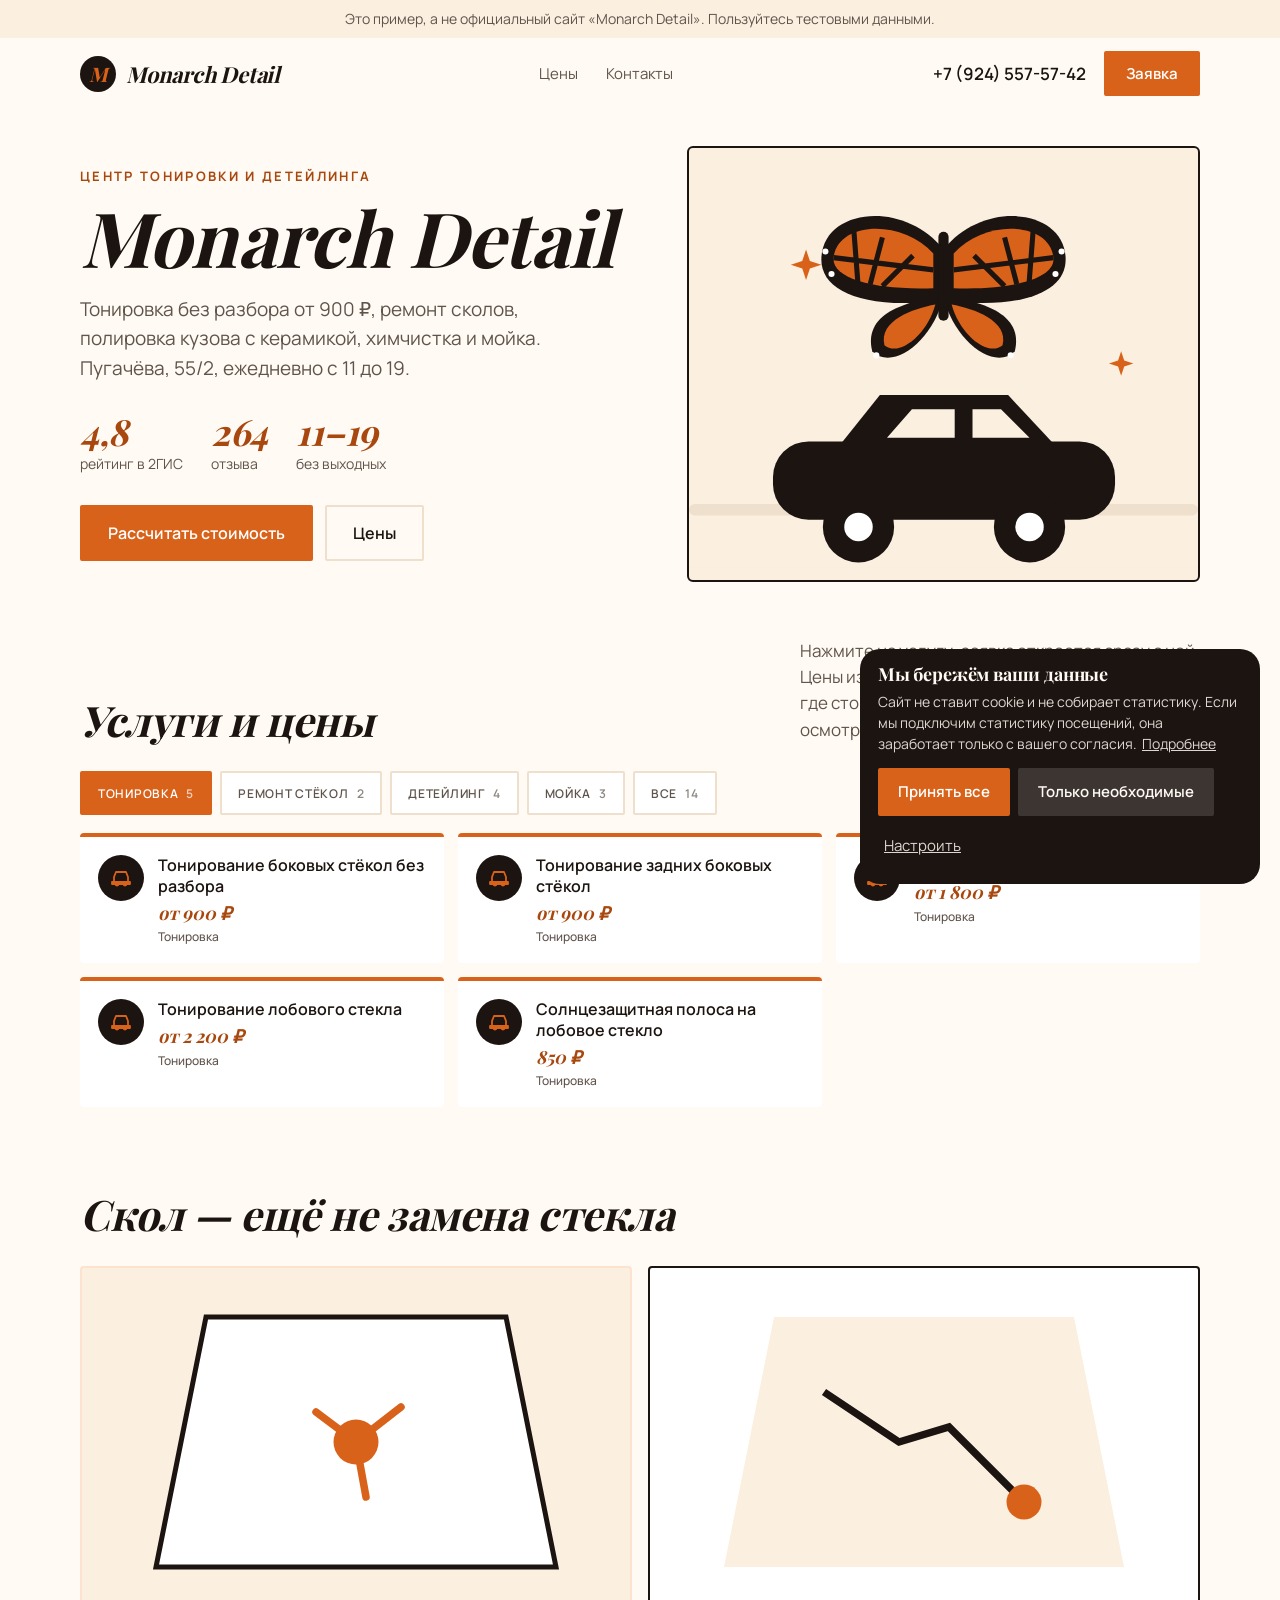
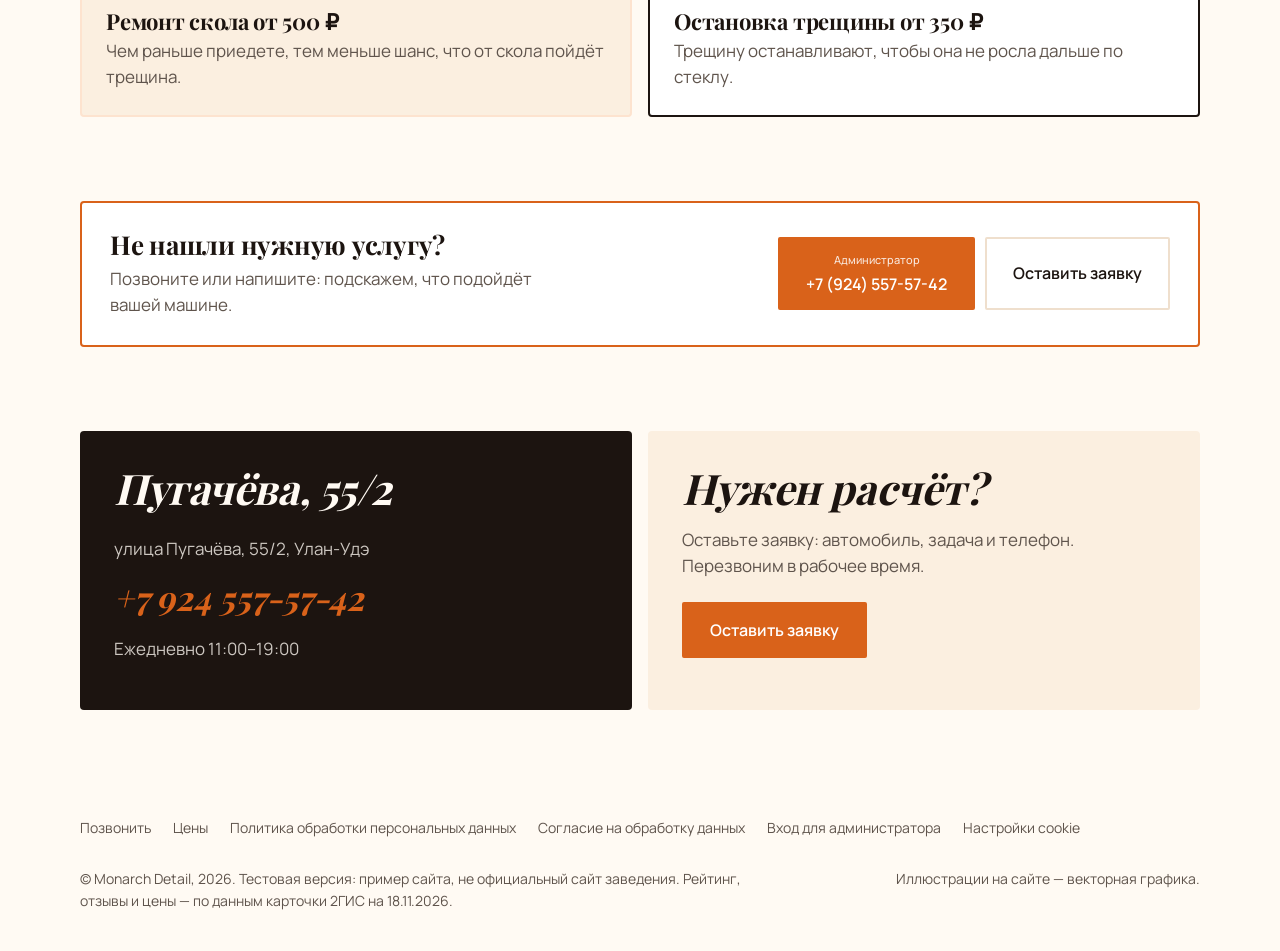
<file: index.html>
<!DOCTYPE html>
<html lang="ru">
<head>
<meta name="robots" content="noindex">
<meta charset="utf-8">
<!-- Странице можно грузить только свои файлы, обращаться только к Worker и (после согласия на cookie) к Метрике -->
<meta http-equiv="Content-Security-Policy" content="default-src 'self'; script-src 'self' 'unsafe-inline' https://mc.yandex.ru https://yastatic.net; style-src 'self' 'unsafe-inline'; img-src 'self' data: https://mc.yandex.ru https://mc.yandex.com; font-src 'self'; connect-src 'self' https://monarch-zayavki.kenny-ki.workers.dev https://mc.yandex.ru https://mc.yandex.com; frame-src 'none'; object-src 'none'; base-uri 'self'; form-action 'self'">
<meta name="referrer" content="strict-origin-when-cross-origin">
<meta name="viewport" content="width=device-width, initial-scale=1">
<title>Monarch Detail — тонировка и детейлинг в Улан-Удэ: цены, заявка онлайн</title>
<meta name="description" content="Monarch Detail, центр тонировки и детейлинга в Улан-Удэ, Пугачёва, 55/2. Тонировка без разбора от 900 ₽, ремонт сколов, полировка и керамика, химчистка, мойка. Ежедневно 11–19.">
<meta name="theme-color" content="#fffaf3">
<link rel="icon" href="data:image/svg+xml,%3Csvg%20xmlns%3D%22http%3A%2F%2Fwww.w3.org%2F2000%2Fsvg%22%20viewBox%3D%220%200%2064%2064%22%3E%3Crect%20width%3D%2264%22%20height%3D%2264%22%20rx%3D%2214%22%20fill%3D%22%23d9621a%22%2F%3E%3Ctext%20x%3D%2232%22%20y%3D%2243%22%20text-anchor%3D%22middle%22%20font-size%3D%2230%22%20font-family%3D%22Arial%2Csans-serif%22%20font-weight%3D%22700%22%20fill%3D%22%23ffffff%22%3EM%3C%2Ftext%3E%3C%2Fsvg%3E">
<link rel="stylesheet" href="fonts/fonts.css">
<style>
:root{--bg:#fffaf3;--surface:#ffffff;--soft:#fbefe0;--ink:#1c1410;--mute:#5f544c;--accent:#d9621a;--on-accent:#ffffff;--accent-soft:#fde3cf;--line:#efdfcd;--dark:#1c1410;--on-dark:#fffaf3;--live:#d9621a;--scrim:rgba(28,20,16,.55);--ov:rgba(28,20,16,.5);--r:4px;--rs:4px;--rm:4px;--rl:6px;--rb:2px;--bw:2px;--dw:700;--dtrack:-.01em;--dcase:none;--accent-h:#bb5214;--accent-t:#a8480f;--live-a:#d9621ae6;--display:'Playfair Display',Georgia,serif;--text:Manrope,system-ui,sans-serif}
/* Общая основа сайтов «Чита»: всё управляется переменными темы. Оформление, шрифты и композицию каждый сайт задаёт сам. */
*{box-sizing:border-box;margin:0}
[hidden]{display:none!important}
html{scroll-behavior:smooth;scroll-padding-top:84px;-webkit-text-size-adjust:100%}
body{background:var(--bg);color:var(--ink);font:400 17px/1.55 var(--text);-webkit-font-smoothing:antialiased;overflow-x:hidden}
body.lock{overflow:hidden}
img{display:block;width:100%;height:100%;object-fit:cover}
a{color:inherit;text-decoration:none}
button,input,select,textarea{font:inherit;color:inherit}
:focus-visible{outline:3px solid var(--accent);outline-offset:3px}
::selection{background:var(--accent-soft)}
.skip{position:absolute;left:-9999px}.skip:focus{left:16px;top:8px;z-index:99;background:var(--ink);color:var(--bg);padding:8px 14px;border-radius:999px}
.wrap{max-width:1160px;margin:0 auto;padding:0 20px}
h1,h2,h3{font-family:var(--display);font-weight:var(--dw);letter-spacing:var(--dtrack);text-transform:var(--dcase);line-height:1.1}
h1{font-size:clamp(38px,6vw,68px)}
h2{font-size:clamp(28px,4vw,42px)}
.btn{display:inline-flex;align-items:center;justify-content:center;gap:8px;border:var(--bw) solid var(--accent);cursor:pointer;font:600 16px var(--text);padding:15px 26px;min-height:48px;border-radius:var(--rb);background:var(--accent);color:var(--on-accent);transition:transform .2s,background .2s,color .2s}
.btn:hover{background:var(--accent-h);border-color:var(--accent-h);transform:translateY(-2px)}
.btn:disabled{opacity:.6;cursor:default;transform:none}
.btn.soft{background:transparent;color:var(--ink);border-color:var(--line)}
.btn.soft:hover{background:var(--soft);border-color:var(--ink)}
.live{display:inline-block;width:10px;height:10px;border-radius:50%;background:var(--live);animation:pulse 2s infinite;flex:none}
@keyframes pulse{0%{box-shadow:0 0 0 0 var(--live-a)}70%,100%{box-shadow:0 0 0 10px transparent}}
.ic{width:1.2em;height:1.2em;fill:none;stroke:currentColor;stroke-width:1.8;stroke-linecap:round;stroke-linejoin:round;flex:none}

/* плашка тестовой версии */
.demo{background:var(--soft);font-size:14px;text-align:center;padding:8px 20px;color:var(--mute)}
/* на телефоне — одна строка, чтобы первый экран достался заголовку и кнопке записи */
@media(max-width:600px){.demo{font-size:12.5px;padding:6px 16px;white-space:nowrap;overflow:hidden;text-overflow:ellipsis}.demo-x{display:none}}

/* шапка */
header{position:sticky;top:0;z-index:40;background:var(--bg)}
.nav{display:flex;align-items:center;justify-content:space-between;height:72px;gap:16px}
.logo{display:flex;align-items:center;gap:10px;font:var(--dw) 24px var(--display);text-transform:var(--dcase);letter-spacing:var(--dtrack)}
.logo i{min-width:36px;height:36px;padding:0 6px;border-radius:var(--rm);background:var(--accent);color:var(--on-accent);display:grid;place-items:center;font-style:normal;font-size:17px;position:relative}
nav{display:flex;gap:28px;color:var(--mute);font-size:15px}
nav a:hover{color:var(--ink)}
.nav-r{display:flex;align-items:center;gap:18px}
.nav-r .btn{padding:10px 20px;font-size:15px;min-height:44px}
.tel{font-weight:600}
@media(max-width:860px){nav{display:none}}
@media(max-width:520px){.tel{display:none}}

/* общие блоки */
main section,main .board{margin-bottom:84px}
.head{display:flex;justify-content:space-between;align-items:end;gap:20px;flex-wrap:wrap;margin-bottom:28px}
.head p{color:var(--mute);max-width:400px}

/* первый экран: варианты */
.hero{padding:36px 0 56px}
.hero .lead{color:var(--mute);font-size:19px;margin:20px 0 30px;max-width:480px}
.hero .cta{display:flex;gap:12px;flex-wrap:wrap}
.hero .pic{overflow:hidden;background:var(--soft);border-radius:var(--rl)}
.hero.v-split{display:grid;grid-template-columns:1.05fr .95fr;gap:40px;align-items:center}
.hero.v-split .pic{aspect-ratio:4/3.4}
/* на телефоне сначала заголовок и кнопка записи, фото под ними */
@media(max-width:820px){.hero.v-split{grid-template-columns:1fr;padding-top:12px;gap:24px}.hero.v-split .pic{aspect-ratio:16/11}}
.hero.v-full{position:relative;display:grid;align-items:end;min-height:min(78vh,640px);padding:0;border-radius:var(--rl);overflow:hidden;color:var(--on-dark);margin-top:8px}
.hero.v-full{margin-bottom:56px}
.hero.v-full .pic{position:absolute;inset:0;border-radius:0}
.hero.v-full .pic::after{content:"";position:absolute;inset:0;background:var(--ov)}
.hero.v-full .in{position:relative;z-index:1;padding:clamp(24px,5vw,56px);max-width:760px}
.hero.v-full .lead{color:inherit;opacity:.9}
.hero.v-center{text-align:center}
.hero.v-center .in{max-width:800px;margin:0 auto 36px}
.hero.v-center .lead{margin-left:auto;margin-right:auto}
.hero.v-center .cta{justify-content:center}
.hero.v-center .pic{aspect-ratio:21/9}
@media(max-width:700px){.hero.v-center .pic{aspect-ratio:4/3}}

/* свободное время */
.board{background:var(--soft);border-radius:var(--rl);padding:26px}
.board-top{display:flex;justify-content:space-between;align-items:center;gap:16px;flex-wrap:wrap;margin-bottom:18px}
.board h2{font-size:26px;display:flex;align-items:center;gap:12px}
.tabs{display:flex;gap:6px;background:var(--surface);padding:5px;border-radius:999px;overflow-x:auto;scrollbar-width:none}
.tabs button{border:0;background:none;cursor:pointer;font-weight:500;font-size:14px;min-height:40px;padding:8px 16px;border-radius:999px;color:var(--mute);white-space:nowrap}
.tabs button[aria-pressed="true"]{background:var(--ink);color:var(--bg)}
/* все часы в одной строке: на компьютере делят ширину поровну, на узком экране лента листается (колёсико, перетаскивание, полоса прокрутки) */
.hours{--hg:10px;display:flex;flex-wrap:nowrap;gap:var(--hg);overflow-x:auto;scrollbar-width:thin;padding-bottom:6px;cursor:grab;-webkit-overflow-scrolling:touch}
.hours > .hour{flex:1 1 0;min-width:68px;max-width:130px}
.hours > .hour:first-child{margin-left:auto}
.hours > .hour:last-child{margin-right:auto}
.hours.drag{cursor:grabbing}
.hours.drag .hour{pointer-events:none}
.hour{border:0;font:600 18px var(--display);letter-spacing:.5px;padding:16px 0;border-radius:var(--rs);text-align:center;background:transparent;color:var(--mute);opacity:.75}
.hour.busy{text-decoration:line-through}
.hour.past{opacity:.4} /* прошедший час: бледный, без зачёркивания — не путать с занятым */
.hour.wait{text-decoration:none}
.hour.free{background:var(--surface);color:var(--accent-t);cursor:pointer;opacity:1;transition:transform .2s,background .2s,color .2s}
.hour.free:hover,.hour.free:focus-visible{background:var(--accent);color:var(--on-accent);transform:translateY(-3px)}
.board .note{margin-top:14px;color:var(--mute);font-size:14px}
.hours > p,.hours > .wait:only-child{flex:1 1 100%;max-width:none;margin:0;text-align:left;padding:16px 4px;margin:0;font:400 16px var(--text);text-decoration:none}
@media(max-width:600px){.board{padding:20px 16px}}
/* вид табло: rows — прямоугольные клетки с жирной рамкой, bar — сплошная шкала */
[data-bstyle="rows"] .hour{border:var(--bw) solid var(--ink);border-radius:var(--rs);opacity:1;color:var(--mute)}
[data-bstyle="rows"] .hour.free{border-color:var(--ink)}
[data-bstyle="rows"] .hour.past,[data-bstyle="rows"] .hour.busy{border-color:var(--line)}
[data-bstyle="bar"] .hours{--hg:0px;border:var(--bw) solid var(--ink);border-radius:var(--rs);padding-bottom:0;background:var(--surface)}
[data-bstyle="bar"] .hour{border-radius:0;border-right:var(--bw) solid var(--line);padding:18px 0}
[data-bstyle="bar"] .hour.free{background:var(--accent);color:var(--on-accent)}
[data-bstyle="bar"] .hour.free:hover{background:var(--ink);color:var(--bg);transform:none}
/* телефон: лента часов и вкладки дней обрезались по краю («13:0», «Послезавтр»), 17.11.2026.
   Часы — сеткой по 4 в ряд без прокрутки, вкладки — на всю ширину */
@media(max-width:600px){
  .board-top{display:grid;grid-template-columns:minmax(0,1fr)}
  .tabs{width:100%}
  .tabs button{flex:1 1 0;min-width:0;padding:8px 2px;font-size:13px;letter-spacing:0}
  .hours{display:grid;grid-template-columns:repeat(4,minmax(0,1fr));overflow:visible;cursor:auto;padding-bottom:0}
  /* :first-child/:last-child — иначе margin:auto от широкой ленты сжимает первый и последний час в кружок (17.11.2026) */
  .hours > .hour,.hours > .hour:first-child,.hours > .hour:last-child{min-width:0;max-width:none;margin:0;font-size:15px;letter-spacing:0;padding:13px 0}
  .hours > p,.hours > .wait:only-child{grid-column:1/-1}
  [data-bstyle="bar"] .hours{overflow:hidden}
  [data-bstyle="bar"] .hour{border-bottom:var(--bw) solid var(--line)}
}

/* цены */
.chips{display:flex;gap:8px;flex-wrap:wrap;margin-bottom:24px}
.chips button{border:var(--bw) solid transparent;cursor:pointer;font-weight:500;font-size:15px;min-height:44px;padding:10px 18px;border-radius:999px;background:var(--soft);transition:background .2s}
.chips button:hover{background:var(--line)}
.chips button[aria-pressed="true"]{background:var(--accent);color:var(--on-accent)}
.plans{display:grid;grid-template-columns:repeat(auto-fit,minmax(var(--plan-min,280px),1fr));gap:16px}
.plan{border-radius:var(--r);padding:30px;background:var(--soft);display:flex;flex-direction:column;gap:12px}
.plan.alt{background:var(--accent-soft)}
.plan h3{font-size:24px}
.plan .price{font:var(--dw) 46px/1.1 var(--display);letter-spacing:var(--dtrack)}
.plan .price .cur{font-size:.5em;color:var(--mute)}
.plan .price .from{font-size:.4em;color:var(--mute);margin-right:2px}
.plan .price .ask{font:500 20px var(--text);color:var(--mute);letter-spacing:0;text-transform:none}
.plan p{color:var(--mute)}
.plan .time{display:inline-block;align-self:flex-start;background:var(--surface);border-radius:999px;padding:5px 14px;font-size:14px}
.plan .btn{align-self:flex-start;margin-top:auto}
@media(max-width:700px){.plan{padding:24px}}
/* list и table — прайс строками */
[data-plans="list"] .plans,[data-plans="table"] .plans{grid-template-columns:1fr;gap:0}
[data-plans="list"] .plan,[data-plans="table"] .plan{display:grid;grid-template-columns:minmax(0,1fr) auto auto;grid-template-areas:"h pr b" "p t b";align-items:center;gap:4px 28px;padding:22px 0;border-radius:0;background:none;border-bottom:var(--bw) solid var(--line)}
[data-plans="list"] .plan.alt,[data-plans="table"] .plan.alt{background:none}
[data-plans="list"] .plan h3,[data-plans="table"] .plan h3{grid-area:h;font-size:22px}
[data-plans="list"] .plan p,[data-plans="table"] .plan p{grid-area:p}
[data-plans="list"] .plan .price,[data-plans="table"] .plan .price{grid-area:pr;font-size:32px;text-align:right}
[data-plans="list"] .plan .time,[data-plans="table"] .plan .time{grid-area:t;justify-self:end;background:none;padding:0;color:var(--mute)}
[data-plans="list"] .plan .btn,[data-plans="table"] .plan .btn{grid-area:b;align-self:center;margin:0}
[data-plans="table"] .plans{border:var(--bw) solid var(--ink);border-radius:var(--r);overflow:hidden;background:var(--surface)}
[data-plans="table"] .plan{padding:20px 24px;border-bottom:var(--bw) solid var(--ink)}
[data-plans="table"] .plan:last-child{border-bottom:0}
@media(max-width:700px){
  [data-plans="list"] .plan,[data-plans="table"] .plan{grid-template-columns:minmax(0,1fr);grid-template-areas:"h" "p" "pr" "t" "b";gap:6px}
  [data-plans="list"] .plan .price,[data-plans="table"] .plan .price,[data-plans="list"] .plan .time,[data-plans="table"] .plan .time{text-align:left;justify-self:start}
  [data-plans="table"] .plan{padding:18px}
}

/* допуслуги */
.extras{display:grid;grid-template-columns:.9fr 1.1fr;gap:16px}
.extras .pic{border-radius:var(--r);overflow:hidden;min-height:340px}
.list{background:var(--soft);border-radius:var(--r);padding:12px 26px 20px}
.list h3{font-size:22px;margin:16px 0 4px}
.list ul{list-style:none;padding:0}
.list li{display:grid;grid-template-columns:1fr auto;gap:2px 12px;padding:10px 0}
.list li b{font-weight:600;white-space:nowrap}
.list li small{grid-column:1/-1;color:var(--mute);font-size:14px}
@media(max-width:820px){.extras{grid-template-columns:1fr}.extras .pic{min-height:220px}}

/* как это работает */
.steps{display:grid;grid-template-columns:repeat(3,1fr);gap:16px}
.step{background:var(--soft);border-radius:var(--r);padding:28px}
.step i{width:48px;height:48px;border-radius:var(--rm);background:var(--accent-soft);color:var(--accent-t);display:grid;place-items:center;margin-bottom:16px;font-style:normal;font-size:24px}
.step h3{font-size:22px;margin-bottom:8px}
.step p{color:var(--mute)}
@media(max-width:700px){.steps{grid-template-columns:1fr}}

/* фото */
.strip{display:grid;grid-template-columns:1.3fr 1fr;grid-template-rows:380px;gap:16px}
.strip.three{grid-template-columns:1.2fr 1fr 1fr}
.strip figure{border-radius:var(--r);overflow:hidden}
@media(max-width:700px){.strip,.strip.three{grid-template-columns:1fr;grid-template-rows:none}.strip figure{aspect-ratio:16/10}}

/* контакты */
.hero .pic.art{display:grid;place-items:center;background:var(--soft)}
.hero .pic.art svg{width:100%;height:100%;display:block}
/* свой блок сайта (sites/_art.mjs → sig): карточки с векторной картинкой; цвета берутся из темы */
.sg-g{display:grid;grid-template-columns:1fr 1fr;gap:16px}
.sg-g.three{grid-template-columns:repeat(3,1fr)}
.sg-g.one{grid-template-columns:1fr}
.sg-c{margin:0;background:var(--surface);border:var(--bw) solid var(--line);border-radius:var(--r);padding:24px}
.sg-c.on{background:var(--soft);border-color:var(--accent-soft)}
.sg-c svg{display:block;width:100%;height:auto;margin-bottom:16px}
.sg-c figcaption{color:var(--mute)}
.sg-c figcaption b{display:block;font:var(--dw) 22px/1.2 var(--display);letter-spacing:var(--dtrack);text-transform:var(--dcase);color:var(--ink);margin-bottom:4px}
.sg-cta{margin-top:22px;text-align:center}
@media(max-width:800px){.sg-g,.sg-g.three{grid-template-columns:1fr}.sg-c{padding:18px}}
.a-acc{fill:var(--accent)}.a-ink{fill:var(--ink)}.a-soft{fill:var(--accent-soft)}.a-live{fill:var(--live)}.a-surf{fill:var(--surface)}
.a-mute{fill:var(--line)}.a-line{fill:var(--line)}.a-glass{fill:var(--soft)}.a-bg{fill:var(--soft)}
.a-ring{stroke:var(--mute);stroke-width:6}.a-hand{fill:none;stroke:var(--ink);stroke-width:6;stroke-linecap:round}
.a-tick{fill:none;stroke:var(--ink);stroke-width:6;stroke-linecap:round;stroke-linejoin:round}
.a-arrow{fill:none;stroke:var(--accent);stroke-width:6;stroke-linecap:round;stroke-linejoin:round}
.a-tickw{fill:none;stroke:var(--on-accent);stroke-width:7;stroke-linecap:round;stroke-linejoin:round}
.a-t{font:700 20px var(--display);fill:var(--ink)}.a-ts{font:600 15px var(--text);fill:var(--mute)}.a-tw{font:700 18px var(--display);fill:var(--on-accent)}
.contact{display:grid;grid-template-columns:1fr 1fr;gap:16px}
.city{position:relative;margin-bottom:16px;border-radius:var(--r);overflow:hidden;aspect-ratio:21/8}
.city figcaption{position:absolute;left:16px;bottom:14px;background:var(--surface);color:var(--ink);font-size:14px;padding:6px 14px;border-radius:var(--rb)}
@media(max-width:700px){.city{aspect-ratio:16/10}}
.card{border-radius:var(--r);padding:34px;background:var(--soft)}
.card.dark{background:var(--dark);color:var(--on-dark)}
.card.dark p{opacity:.78}
.card.dark a:hover{text-decoration:underline;text-underline-offset:4px}
.card h2{margin-bottom:16px}
.card .big{font:var(--dw) 34px/1.2 var(--display);display:block;margin:6px 0 18px}
.card .txt{color:var(--mute);margin-bottom:22px}
.card .links{display:flex;gap:14px;flex-wrap:wrap;margin-top:14px}
.card .links a{text-decoration:underline;text-underline-offset:4px}
@media(max-width:700px){.contact{grid-template-columns:minmax(0,1fr)}.card{padding:26px}.card .big{font-size:clamp(19px,6vw,30px)}}
/* номер не переносится по дефису; карточка не шире колонки даже при широком шрифте (Detailing №1, 17.11.2026) */
.contact > *{min-width:0}
.card .big{white-space:nowrap;overflow:hidden;text-overflow:ellipsis}

/* подвал */
footer{padding:12px 0 40px;color:var(--mute);font-size:14px}
footer .lnk{display:flex;flex-wrap:wrap;gap:8px 22px;margin-bottom:18px}
footer .lnk a:hover,footer .lnk button:hover{color:var(--ink)}
footer .legal{display:flex;justify-content:space-between;gap:24px;flex-wrap:wrap}
footer .legal p{max-width:680px}
footer .legal a{text-decoration:underline}
.cclink{font:inherit;color:inherit;background:none;border:0;padding:0;cursor:pointer}

/* запись: выезжающая панель */
#book{position:fixed;inset:0;z-index:60;visibility:hidden;transition:visibility 0s .38s}
#book.open{visibility:visible;transition:none}
.ovl{position:absolute;inset:0;background:var(--scrim);opacity:0;transition:opacity .3s}
#book.open .ovl{opacity:1}
.drawer{position:absolute;top:0;right:0;bottom:0;width:min(500px,100%);background:var(--surface);color:var(--ink);border-radius:var(--rl) 0 0 var(--rl);overflow:hidden;display:flex;flex-direction:column;transform:translateX(100%);transition:transform .38s cubic-bezier(.2,.8,.2,1)}
#book.open .drawer{transform:none}
@media(max-width:520px){.drawer{border-radius:0}}
.dh{display:flex;align-items:center;justify-content:space-between;padding:18px 24px;background:var(--soft)}
.dh h2{font-size:28px;display:flex;align-items:center;gap:10px}
.dh h2:focus{outline:none}
.x{width:46px;height:46px;border:0;border-radius:50%;background:var(--surface);cursor:pointer;display:grid;place-items:center;transition:background .2s}
.x:hover{background:var(--accent-soft)}
.x svg{width:20px;height:20px;stroke:var(--ink);stroke-width:2;fill:none}
.db{flex:1;overflow-y:auto;padding:24px;overscroll-behavior:contain}
#f{display:grid;gap:20px}
#f label,.field{display:grid;gap:8px}
.lbl{font-weight:600}
#f select,#f input:not([type=checkbox]),#f textarea{width:100%;min-height:52px;padding:12px 16px;border:var(--bw) solid transparent;border-radius:var(--rs);background:var(--soft);color:var(--ink);font-size:16px}
#f textarea{min-height:92px;resize:vertical}
#f select{-webkit-appearance:none;appearance:none;padding-right:44px;background:var(--soft) url("data:image/svg+xml,%3Csvg xmlns='http://www.w3.org/2000/svg' viewBox='0 0 24 24' fill='none' stroke='%23888' stroke-width='2'%3E%3Cpath d='m6 9 6 6 6-6'/%3E%3C/svg%3E") no-repeat right 14px center/18px}
#f select option{background:var(--surface);color:var(--ink)}
#f select:focus,#f input:not([type=checkbox]):focus,#f textarea:focus{outline:2px solid var(--accent);outline-offset:0}
input::placeholder,textarea::placeholder{color:var(--mute)}
.hint{font-size:14px;color:var(--mute)}
details.more summary{cursor:pointer;color:var(--accent-t);font-weight:600;list-style:none;display:flex;align-items:center;gap:8px;min-height:44px}
details.more summary::-webkit-details-marker{display:none}
details.more summary::before{content:"+";width:26px;height:26px;border-radius:50%;background:var(--accent-soft);display:grid;place-items:center;transition:transform .2s}
details.more[open] summary::before{transform:rotate(45deg)}
.ex{display:grid;gap:2px;margin-top:6px}
.ex label{display:grid!important;grid-template-columns:22px 1fr auto;align-items:center;gap:12px!important;min-height:44px;cursor:pointer}
.ex input{width:20px;height:20px;accent-color:var(--accent)}
.ex b{font-weight:600;white-space:nowrap}
.exh{margin:10px 0 2px;font:700 12px var(--text);letter-spacing:.06em;text-transform:uppercase;color:var(--mute)}
.sum{display:flex;justify-content:space-between;align-items:center;gap:12px;padding:16px 18px;border-radius:var(--rs);background:var(--accent-soft)}
.sum small{display:block;color:var(--mute);font-size:13px}
.sum b.ask{font:600 18px var(--text);text-transform:none;letter-spacing:0;text-align:right;white-space:normal}
.sum b{font:var(--dw) 28px/1 var(--display);text-transform:none;white-space:nowrap}
#f > *,#f .field > *{min-width:0} /* иначе сетка формы растягивается по ленте дней и лента не листается */
#f{grid-template-columns:minmax(0,1fr)}
.ddw{position:relative;min-width:0}
.dd{display:flex;gap:8px;overflow-x:auto;padding-bottom:4px;scrollbar-width:none;scroll-behavior:smooth;cursor:grab}
.dd.drag{cursor:grabbing;scroll-behavior:auto}
.dd.drag button{pointer-events:none}
.ddn{position:absolute;top:50%;transform:translateY(calc(-50% - 2px));z-index:2;width:44px;height:44px;border:0;border-radius:50%;background:var(--ink);color:var(--bg);display:grid;place-items:center;cursor:pointer;transition:background .2s}
.ddn:hover{background:var(--accent);color:var(--on-accent)}
.ddn svg{width:18px;height:18px;fill:none;stroke:currentColor;stroke-width:2.4;stroke-linecap:round;stroke-linejoin:round}
.ddn.prev{left:-6px}.ddn.next{right:-6px}
.dd button{flex:0 0 auto;border:0;cursor:pointer;background:var(--soft);border-radius:var(--rs);padding:10px 14px;min-width:66px;min-height:56px;font-size:13px;color:var(--mute);transition:background .2s}
.dd button b{display:block;font:var(--dw) 20px var(--display);color:var(--ink)}
.dd button.on{background:var(--ink);color:var(--bg)}
.dd button.on b{color:var(--bg)}
.picked{margin-bottom:10px;color:var(--mute);font-size:14px}
.slots{display:grid;grid-template-columns:repeat(auto-fill,minmax(84px,1fr));gap:8px}
.slot{min-height:46px;border:0;border-radius:999px;background:var(--soft);cursor:pointer;font:600 16px var(--display);letter-spacing:.4px;transition:background .15s}
.slot:hover{background:var(--accent-soft)}
.slot.on{background:var(--accent);color:var(--on-accent)}
.consent{grid-template-columns:22px 1fr!important;align-items:start;font-size:14px;color:var(--mute)}
.consent input{width:20px;height:20px;margin-top:2px;accent-color:var(--accent)}
.consent a{color:var(--accent-t);text-decoration:underline}
.ok{display:none;text-align:center;padding:40px 10px}
.ok i{width:72px;height:72px;border-radius:50%;background:var(--accent-soft);display:grid;place-items:center;margin:0 auto 18px;font-style:normal;font-size:32px;color:var(--accent-t)}
.ok h3{font-size:28px;margin-bottom:10px}
.ok p{color:var(--mute);margin-bottom:24px}
.err{display:none;margin-top:16px;padding:14px 16px;border-radius:var(--rs);background:#fbe4de;color:#8a2a1c}
.hp{position:absolute;left:-9999px;width:1px;height:1px;overflow:hidden}

/* согласие на cookie: показывается при первом визите; до ответа ничего не загружается */
.cc{position:fixed;left:16px;right:16px;bottom:calc(16px + env(safe-area-inset-bottom));z-index:50;max-width:560px;margin:0 auto;padding:20px;border-radius:20px;background:var(--dark);color:var(--on-dark);font-size:14px;line-height:1.5}
.cc h3{font-size:20px;margin-bottom:6px;display:flex;align-items:center;gap:10px}
.cc p{opacity:.85}
.cc a{text-decoration:underline}
.cc .opts{display:none;margin-top:14px;gap:8px}
.cc.more .opts{display:grid}
.cc .opt{display:grid;grid-template-columns:22px 1fr;gap:10px;align-items:start;padding:12px 14px;border-radius:14px;background:rgba(255,255,255,.1);cursor:pointer}
.cc .opt input{width:20px;height:20px;margin-top:1px;accent-color:var(--accent)}
.cc .opt b{display:block;font-weight:600}
.cc .opt span{opacity:.75}
.cc .row{display:flex;flex-wrap:wrap;gap:8px;margin-top:14px}
.cc .btn{padding:11px 18px;font-size:15px}
.cc .btn.ghost{background:rgba(255,255,255,.14);color:inherit;border-color:transparent}
.cc .btn.ghost:hover{background:rgba(255,255,255,.24)}
.cc .lnkbtn{background:none;border:0;color:inherit;opacity:.85;text-decoration:underline;cursor:pointer;padding:11px 6px;font-size:15px}
@media(max-width:520px){.cc{left:10px;right:10px;padding:14px 14px 6px;border-radius:16px;font-size:13px;line-height:1.4}.cc h3{font-size:17px;margin-bottom:4px}.cc .row{gap:8px;margin-top:10px}.cc .row .btn{flex:1 1 0;min-width:0;padding:11px 8px;font-size:14px;min-height:44px}.cc .row .lnkbtn{flex:1 0 100%;text-align:center;padding:12px 6px;min-height:44px}}
/* на широком экране баннер уходит в правый нижний угол: текст hero слева остаётся открытым */
@media(min-width:900px){.cc{left:auto;right:20px;margin:0;max-width:400px;padding:16px 18px}.cc h3{font-size:18px}}

/* зоны нажатия не меньше 44 px: подвал, контакты, шапка, подписи фото */
footer .lnk{gap:0 22px}
footer .lnk a,.cclink{display:inline-flex;align-items:center;min-height:44px}
footer .legal a{display:inline-block;padding:12px 4px;margin:-12px -4px}
.card a:not(.btn):not(.big){display:inline-flex;align-items:center;min-height:44px}
.card .links{gap:4px 18px}
.logo{min-height:44px}
@media(min-width:521px){.nav-r .tel{display:inline-flex;align-items:center;min-height:44px}}
.cc a{display:inline-block;padding:10px 2px;margin:-10px 0}

@media (prefers-reduced-motion:reduce){
  html{scroll-behavior:auto}
  .drawer,.ovl{transition:none}
  .live{animation:none}
  .btn:hover,.hour.free:hover{transform:none}
}

/* цифры из карточки 2ГИС под заголовком */
.facts{display:flex;gap:28px;flex-wrap:wrap;list-style:none;padding:0;margin:0 0 30px}
@media(max-width:440px){.facts{gap:18px;flex-wrap:nowrap;margin-bottom:22px}.facts li{min-width:0}}
.facts li{font-size:14px;color:var(--mute)}
.facts b{display:block;font:var(--dw) 36px/1 var(--display);letter-spacing:var(--dtrack);color:var(--ink);margin-bottom:4px}
.hero.v-full .facts li{color:inherit;opacity:.85}
.hero.v-full .facts b{color:inherit}

/* ---- оформление «Monarch Detail» ---- */

.facts b{white-space:nowrap}
.cats{display:flex;flex-wrap:wrap;gap:8px;margin:0 0 18px}
.cat{display:inline-flex;align-items:center;gap:8px;min-height:44px;padding:8px 16px;border:2px solid var(--line);border-radius:var(--rb);background:var(--surface);color:var(--mute);font:600 14px var(--text);cursor:pointer}
.cat i{font-style:normal;font-weight:600;opacity:.7}
.cat:hover{border-color:var(--accent);color:var(--ink)}
.cat[aria-pressed="true"]{background:var(--accent);border-color:var(--accent);color:var(--on-accent)}
.tiles{list-style:none;padding:0;margin:0;display:grid;grid-template-columns:repeat(3,minmax(0,1fr));gap:14px}
.tiles li{display:flex;min-width:0}
.tile{display:flex;gap:14px;align-items:flex-start;width:100%;padding:18px;margin:0;border:2px solid var(--line);border-radius:var(--r);background:var(--surface);color:var(--ink);font:inherit;text-align:left;cursor:pointer;transition:border-color .2s,transform .2s}
.tile:hover,.tile:focus-visible{border-color:var(--accent);transform:translateY(-2px)}
.tile .ti{flex:none;display:grid;place-items:center;width:46px;height:46px;border-radius:var(--rs);background:var(--accent-soft);color:var(--accent)}
.tile .ti .ic{width:24px;height:24px}
.tile .tt{display:block;min-width:0}
.tile b{display:block;font:600 16px/1.3 var(--text);margin-bottom:6px}
.tile em{display:block;font:var(--dw) 18px/1.2 var(--display);font-style:normal;color:var(--accent-t)}
.tile em.ask{font:600 14px var(--text);color:var(--mute)}
.tile small{display:block;margin-top:4px;font:500 12px var(--text);color:var(--mute)}
.cat-note{margin:16px 0 0;color:var(--mute);font-size:14px;max-width:70ch}
.demo-note{font-weight:600}
@media(max-width:900px){.tiles{grid-template-columns:repeat(2,minmax(0,1fr))}}
@media(max-width:560px){.tiles{grid-template-columns:minmax(0,1fr);gap:10px}.tile{padding:14px}.cat{padding:8px 12px;font-size:13px}}
.nf{display:flex;flex-wrap:wrap;align-items:center;justify-content:space-between;gap:16px 28px;padding:26px 28px;border:2px solid var(--accent);border-radius:var(--r);background:var(--surface)}
.nf b{display:block;font:var(--dw) clamp(20px,2.4vw,26px)/1.2 var(--display);letter-spacing:var(--dtrack);text-transform:var(--dcase);margin-bottom:6px}
.nf p{color:var(--mute);margin:0;max-width:46ch}
.nf-a{display:flex;flex-wrap:wrap;gap:10px}
.nf-a .btn{flex-direction:column;line-height:1.15}
.nf-l{display:block;font-size:11px;font-weight:500;opacity:.85;text-transform:none;letter-spacing:0}
@media(max-width:560px){.nf{padding:20px}.nf-a{width:100%}.nf-a .btn{flex:1 1 100%}}

.logo{font:700 22px var(--display);font-style:italic}
.logo i{background:var(--ink);color:var(--accent);border-radius:50%;font:700 20px var(--display);font-style:italic}
.kicker{margin:0 0 14px;color:var(--accent-t);font:700 13px var(--text);letter-spacing:.18em;text-transform:uppercase}
h1{font-size:clamp(40px,6vw,76px);line-height:1;font-style:italic}
h2{font-style:italic}
.hero.v-split .pic{border:2px solid var(--ink)}
.facts b{font-style:italic;color:var(--accent-t)}
.cat{border-radius:2px;text-transform:uppercase;letter-spacing:.06em;font-size:12px}
.tile{border:0;border-top:4px solid var(--accent);background:var(--surface);box-shadow:none}
.tile .ti{background:var(--ink);color:var(--accent);border-radius:50%}
.tile em{font-style:italic}
.sg-c{border-color:var(--ink)}
.card.dark{background:var(--ink)}
.card .big{color:var(--accent);font-style:italic}

</style>
</head>
<body data-plans="table" data-bstyle="pills">
<a class="skip" href="#ceny">Перейти к ценам</a>
<div class="demo" role="note">Это пример, а не официальный сайт «Monarch Detail»<span class="demo-x">. Пользуйтесь тестовыми данными</span>.</div>

<header>
  <div class="wrap nav">
    <a class="logo" href="#" aria-label="Monarch Detail, наверх"><i aria-hidden="true">M</i>Monarch Detail</a>
    <nav aria-label="Разделы"><a href="#ceny">Цены</a><a data-extras href="#dop">Дополнительно</a><a href="#kontakty">Контакты</a></nav>
    <div class="nav-r">
      <a class="tel" id="h-tel" href="tel:+79245575742">+7 (924) 557-57-42</a>
      <button class="btn" type="button" data-book>Заявка</button>
    </div>
  </div>
</header>

<main class="wrap">
  <div class="hero v-split"><div class="in"><p class="kicker">Центр тонировки и детейлинга</p><h1>Monarch Detail</h1><p class="lead">Тонировка без разбора от 900 ₽, ремонт сколов, полировка кузова с керамикой, химчистка и мойка. Пугачёва, 55/2, ежедневно с 11 до 19.</p><ul class="facts"><li><b>4,8</b>рейтинг в 2ГИС</li><li><b>264</b>отзыва</li><li><b>11–19</b>без выходных</li></ul><div class="cta"><button class="btn" type="button" data-book>Рассчитать стоимость</button><a class="btn soft" href="#ceny">Цены</a></div></div><div class="pic art"><svg viewBox="0 0 400 320" role="img" aria-label="Бабочка-монарх над машиной"><rect class="a-bg" width="400" height="320"/><rect class="a-line" x="0" y="270" width="400" height="9" rx="4.5"/><g transform="translate(66 176) scale(2.8)"><rect class="a-ink" x="0" y="16" width="96" height="22" rx="10"/><path class="a-ink" d="M18 18 30 3h36l14 15z"/><path class="a-glass" d="M32 15 39 7h12v8zM56 7h8l8 8H56z"/><circle class="a-ink" cx="24" cy="40" r="10"/><circle class="a-surf" cx="24" cy="40" r="4"/><circle class="a-ink" cx="72" cy="40" r="10"/><circle class="a-surf" cx="72" cy="40" r="4"/></g><g transform="translate(200 70) scale(0.8 0.8)"><path class="a-ink" d="M0 0C40-50 120-40 120 10c0 30-40 50-120 40z"/><path class="a-acc" d="M10 4C40-30 104-28 108 8 110 28 70 40 10 38z"/><path class="a-ink" d="M10 20 108 8M30 6l30 30M60-12l12 46M88-18l-4 52" style="fill:none;stroke:var(--ink);stroke-width:5"/><path class="a-ink" d="M0 46C30 50 80 60 70 100 50 120 10 90 0 46z"/><path class="a-acc" d="M8 54C30 58 64 70 58 94 44 106 16 84 8 54z"/><circle class="a-surf" cx="116" cy="2" r="3"/><circle class="a-surf" cx="110" cy="24" r="3"/><circle class="a-surf" cx="66" cy="104" r="3"/></g><g transform="translate(200 70) scale(-0.8 0.8)"><path class="a-ink" d="M0 0C40-50 120-40 120 10c0 30-40 50-120 40z"/><path class="a-acc" d="M10 4C40-30 104-28 108 8 110 28 70 40 10 38z"/><path class="a-ink" d="M10 20 108 8M30 6l30 30M60-12l12 46M88-18l-4 52" style="fill:none;stroke:var(--ink);stroke-width:5"/><path class="a-ink" d="M0 46C30 50 80 60 70 100 50 120 10 90 0 46z"/><path class="a-acc" d="M8 54C30 58 64 70 58 94 44 106 16 84 8 54z"/><circle class="a-surf" cx="116" cy="2" r="3"/><circle class="a-surf" cx="110" cy="24" r="3"/><circle class="a-surf" cx="66" cy="104" r="3"/></g><rect class="a-ink" x="196" y="56" width="8" height="70" rx="4"/><path class="a-live" transform="translate(80 70) scale(1)" d="M12 0l3 9 9 3-9 3-3 9-3-9-9-3 9-3z"/><path class="a-live" transform="translate(330 150) scale(0.8)" d="M12 0l3 9 9 3-9 3-3 9-3-9-9-3 9-3z"/></svg></div></div>
  <section class="sg cat-sec" id="ceny" aria-labelledby="h-uslugi"><div class="head"><h2 id="h-uslugi">Услуги и цены</h2><p>Нажмите на услугу: заявка откроется сразу с ней. Цены из нашей карточки 2ГИС (октябрь 2026); где стоит «от», точную сумму назовём после осмотра.</p></div><div class="cats" role="group" aria-label="Категории услуг"><button class="cat" type="button" data-cat="0" aria-pressed="true">Тонировка<i>5</i></button><button class="cat" type="button" data-cat="1" aria-pressed="false">Ремонт стёкол<i>2</i></button><button class="cat" type="button" data-cat="2" aria-pressed="false">Детейлинг<i>4</i></button><button class="cat" type="button" data-cat="3" aria-pressed="false">Мойка<i>3</i></button><button class="cat" type="button" data-cat="*" aria-pressed="false">Все<i>14</i></button></div><ul class="tiles"><li data-cat="0"><button class="tile" type="button" data-book data-service="Тонирование боковых стёкол без разбора"><i class="ti" aria-hidden="true"><svg class="ic" viewBox="0 0 24 24" aria-hidden="true"><path d="M5 16V11l2-5h10l2 5v5"/><path d="M3 16h18v2H3z"/><circle cx="8" cy="18" r="1.5"/><circle cx="16" cy="18" r="1.5"/></svg></i><span class="tt"><b>Тонирование боковых стёкол без разбора</b><em>от 900 ₽</em><small>Тонировка</small></span></button></li><li data-cat="0"><button class="tile" type="button" data-book data-service="Тонирование задних боковых стёкол"><i class="ti" aria-hidden="true"><svg class="ic" viewBox="0 0 24 24" aria-hidden="true"><path d="M5 16V11l2-5h10l2 5v5"/><path d="M3 16h18v2H3z"/><circle cx="8" cy="18" r="1.5"/><circle cx="16" cy="18" r="1.5"/></svg></i><span class="tt"><b>Тонирование задних боковых стёкол</b><em>от 900 ₽</em><small>Тонировка</small></span></button></li><li data-cat="0"><button class="tile" type="button" data-book data-service="Тонирование заднего стекла"><i class="ti" aria-hidden="true"><svg class="ic" viewBox="0 0 24 24" aria-hidden="true"><path d="M5 16V11l2-5h10l2 5v5"/><path d="M3 16h18v2H3z"/><circle cx="8" cy="18" r="1.5"/><circle cx="16" cy="18" r="1.5"/></svg></i><span class="tt"><b>Тонирование заднего стекла</b><em>от 1 800 ₽</em><small>Тонировка</small></span></button></li><li data-cat="0"><button class="tile" type="button" data-book data-service="Тонирование лобового стекла"><i class="ti" aria-hidden="true"><svg class="ic" viewBox="0 0 24 24" aria-hidden="true"><path d="M5 16V11l2-5h10l2 5v5"/><path d="M3 16h18v2H3z"/><circle cx="8" cy="18" r="1.5"/><circle cx="16" cy="18" r="1.5"/></svg></i><span class="tt"><b>Тонирование лобового стекла</b><em>от 2 200 ₽</em><small>Тонировка</small></span></button></li><li data-cat="0"><button class="tile" type="button" data-book data-service="Солнцезащитная полоса на лобовое стекло"><i class="ti" aria-hidden="true"><svg class="ic" viewBox="0 0 24 24" aria-hidden="true"><path d="M5 16V11l2-5h10l2 5v5"/><path d="M3 16h18v2H3z"/><circle cx="8" cy="18" r="1.5"/><circle cx="16" cy="18" r="1.5"/></svg></i><span class="tt"><b>Солнцезащитная полоса на лобовое стекло</b><em>850 ₽</em><small>Тонировка</small></span></button></li><li data-cat="1" hidden><button class="tile" type="button" data-book data-service="Ремонт сколов"><i class="ti" aria-hidden="true"><svg class="ic" viewBox="0 0 24 24" aria-hidden="true"><path d="M14 6a4 4 0 0 0 5 5l-9 9a2.5 2.5 0 0 1-4-4z"/></svg></i><span class="tt"><b>Ремонт сколов</b><em>от 500 ₽</em><small>Ремонт стёкол</small></span></button></li><li data-cat="1" hidden><button class="tile" type="button" data-book data-service="Остановка трещин"><i class="ti" aria-hidden="true"><svg class="ic" viewBox="0 0 24 24" aria-hidden="true"><path d="M14 6a4 4 0 0 0 5 5l-9 9a2.5 2.5 0 0 1-4-4z"/></svg></i><span class="tt"><b>Остановка трещин</b><em>от 350 ₽</em><small>Ремонт стёкол</small></span></button></li><li data-cat="2" hidden><button class="tile" type="button" data-book data-service="Полировка кузова и керамика"><i class="ti" aria-hidden="true"><svg class="ic" viewBox="0 0 24 24" aria-hidden="true"><path d="M12 3l8 3v6c0 5-3.5 8-8 9-4.5-1-8-4-8-9V6z"/></svg></i><span class="tt"><b>Полировка кузова и керамика</b><em>13 000 ₽</em><small>Детейлинг</small></span></button></li><li data-cat="2" hidden><button class="tile" type="button" data-book data-service="Предпродажная подготовка"><i class="ti" aria-hidden="true"><svg class="ic" viewBox="0 0 24 24" aria-hidden="true"><path d="M5 16V11l2-5h10l2 5v5"/><path d="M3 16h18v2H3z"/><circle cx="8" cy="18" r="1.5"/><circle cx="16" cy="18" r="1.5"/></svg></i><span class="tt"><b>Предпродажная подготовка</b><em>от 10 000 ₽</em><small>Детейлинг</small></span></button></li><li data-cat="2" hidden><button class="tile" type="button" data-book data-service="Полировка оптики"><i class="ti" aria-hidden="true"><svg class="ic" viewBox="0 0 24 24" aria-hidden="true"><path d="M12 3l1.8 5.2L19 10l-5.2 1.8L12 17l-1.8-5.2L5 10l5.2-1.8z"/></svg></i><span class="tt"><b>Полировка оптики</b><em>1 200 ₽</em><small>Детейлинг</small></span></button></li><li data-cat="2" hidden><button class="tile" type="button" data-book data-service="Химчистка салона"><i class="ti" aria-hidden="true"><svg class="ic" viewBox="0 0 24 24" aria-hidden="true"><path d="M12 3s6 6.5 6 11a6 6 0 0 1-12 0c0-4.5 6-11 6-11z"/></svg></i><span class="tt"><b>Химчистка салона</b><em>от 5 000 ₽</em><small>Детейлинг</small></span></button></li><li data-cat="3" hidden><button class="tile" type="button" data-book data-service="Мойка кузова"><i class="ti" aria-hidden="true"><svg class="ic" viewBox="0 0 24 24" aria-hidden="true"><path d="M12 3s6 6.5 6 11a6 6 0 0 1-12 0c0-4.5 6-11 6-11z"/></svg></i><span class="tt"><b>Мойка кузова</b><em>800 ₽</em><small>Мойка</small></span></button></li><li data-cat="3" hidden><button class="tile" type="button" data-book data-service="Комплексная мойка"><i class="ti" aria-hidden="true"><svg class="ic" viewBox="0 0 24 24" aria-hidden="true"><path d="M12 3s6 6.5 6 11a6 6 0 0 1-12 0c0-4.5 6-11 6-11z"/></svg></i><span class="tt"><b>Комплексная мойка</b><em>1 500 ₽</em><small>Мойка</small></span></button></li><li data-cat="3" hidden><button class="tile" type="button" data-book data-service="Уборка багажника"><i class="ti" aria-hidden="true"><svg class="ic" viewBox="0 0 24 24" aria-hidden="true"><path d="M12 3s6 6.5 6 11a6 6 0 0 1-12 0c0-4.5 6-11 6-11z"/></svg></i><span class="tt"><b>Уборка багажника</b><em>500 ₽</em><small>Мойка</small></span></button></li></ul></section><script>(function(){var box=document.getElementById('ceny'),chips=box.querySelectorAll('.cat'),li=box.querySelectorAll('.tiles li');
function set(c){chips.forEach(function(b){b.setAttribute('aria-pressed',String(b.dataset.cat===c))});li.forEach(function(x){x.hidden=!(c==='*'||x.dataset.cat===c)})}
chips.forEach(function(b){b.addEventListener('click',function(){set(b.dataset.cat)})})})();</script><section class="sg" aria-labelledby="h-skol"><div class="head"><h2 id="h-skol">Скол — ещё не замена стекла</h2></div><div class="sg-g"><figure class="sg-c on"><svg viewBox="0 0 200 120" role="img" aria-label="Скол на лобовом стекле"><path class="a-surf" style="stroke:var(--ink);stroke-width:2" d="M20 110 40 10h120l20 100z"/><circle class="a-acc" cx="100" cy="60" r="9"/><path d="M100 60l18-14M100 60l-16-12M100 60l4 22" style="fill:none;stroke:var(--accent);stroke-width:3;stroke-linecap:round"/></svg><figcaption><b>Ремонт скола от 500 ₽</b>Чем раньше приедете, тем меньше шанс, что от скола пойдёт трещина.</figcaption></figure><figure class="sg-c"><svg viewBox="0 0 200 120" role="img" aria-label="Трещина на стекле"><path class="a-glass" d="M20 110 40 10h120l20 100z"/><path d="M60 40l30 20 20-6 30 30" style="fill:none;stroke:var(--ink);stroke-width:3"/><circle class="a-acc" cx="140" cy="84" r="7"/></svg><figcaption><b>Остановка трещины от 350 ₽</b>Трещину останавливают, чтобы она не росла дальше по стеклу.</figcaption></figure></div></section><section class="nf" aria-label="Нет нужной услуги"><div><b>Не нашли нужную услугу?</b><p>Позвоните или напишите: подскажем, что подойдёт вашей машине.</p></div><div class="nf-a"><a class="btn" href="tel:+79245575742"><span class="nf-l">Администратор</span>+7 (924) 557-57-42</a><button class="btn soft" type="button" data-book>Оставить заявку</button></div></section>
  <section id="ceny-list" hidden aria-hidden="true" aria-labelledby="h-ceny"><div class="head"><h2 id="h-ceny">Все услуги</h2><p></p></div><div class="chips" id="chips" aria-label="Класс автомобиля"></div><div class="plans" id="plans"></div></section>
  <section id="kontakty" aria-labelledby="h-kont"><div class="contact"><div class="card dark"><h2 id="h-kont">Пугачёва, 55/2</h2><p><a id="c-addr" href="#" target="_blank" rel="noopener">улица Пугачёва, 55/2, Улан-Удэ</a></p><a class="big" id="c-tel" href="#"></a><p id="c-hrs"></p><div class="links" id="c-links"></div></div><div class="card"><h2>Нужен расчёт?</h2><p class="txt">Оставьте заявку: автомобиль, задача и телефон. Перезвоним в рабочее время.</p><button class="btn" type="button" data-book>Оставить заявку</button></div></div></section>
</main>

<footer>
  <div class="wrap">
    <div class="lnk" id="foot-lnk">
      <a href="tel:+79245575742">Позвонить</a>
      <a href="#ceny">Цены</a>
      <a href="privacy.html">Политика обработки персональных данных</a>
      <a href="soglasie.html">Согласие на обработку данных</a>
      <a href="admin.html">Вход для администратора</a>
    </div>
    <div class="legal">
      <p>© <span id="fbrand">Monarch Detail</span>, 2026. Тестовая версия: пример сайта, не официальный сайт заведения. Рейтинг, отзывы и цены — по данным карточки 2ГИС на 18.11.2026.</p>
      <p>Иллюстрации на сайте — векторная графика.</p>
    </div>
  </div>
</footer>

<div id="book">
  <div class="ovl" id="ovl"></div>
  <aside class="drawer" id="drawer" role="dialog" aria-modal="true" aria-labelledby="dtitle" aria-hidden="true">
    <div class="dh">
      <h2 id="dtitle" tabindex="-1"><span class="live" aria-hidden="true"></span><span id="dtitle-t" data-book="Заявка на расчёт">Заявка на расчёт</span></h2>
      <button class="x" type="button" id="dclose" aria-label="Закрыть"><svg viewBox="0 0 24 24" aria-hidden="true"><path d="M6 6l12 12M18 6 6 18"/></svg></button>
    </div>
    <div class="db">
      <form id="f">
        <label id="lvl-wrap"><span class="lbl">Класс автомобиля</span><select name="level" id="level"></select></label>
        <label><span class="lbl">Услуга</span><select name="service" id="svc"></select></label>
        <details class="more only-book" id="more"><summary>Добавить услуги</summary><div class="ex" id="ex"></div></details>
        <details class="more only-req" id="more-req" hidden><summary id="more-req-s">Добавить ещё услуги</summary><div class="ex" id="ex-req"></div></details>
        <p class="sum" id="sum"></p>
        <div class="field only-book"><span class="lbl">День</span><div class="ddw"><button class="ddn prev" type="button" id="dd-prev" aria-label="Предыдущие дни" hidden><svg viewBox="0 0 24 24" aria-hidden="true"><path d="m15 6-6 6 6 6"/></svg></button><div class="dd" id="days"></div><button class="ddn next" type="button" id="dd-next" aria-label="Следующие дни" hidden><svg viewBox="0 0 24 24" aria-hidden="true"><path d="m9 6 6 6-6 6"/></svg></button></div></div>
        <div class="field only-book"><span class="lbl">Время</span><div id="times" aria-live="polite"></div></div>
        <label class="only-req" hidden><span class="lbl">Автомобиль</span><input name="car" maxlength="80" autocomplete="off" placeholder="Марка и модель"></label>
        <label class="only-req" hidden><span class="lbl">Что нужно сделать</span><textarea name="comment" maxlength="300" placeholder="Коротко опишите задачу (необязательно)"></textarea></label>
        <label><span class="lbl">Имя</span><input name="name" required autocomplete="given-name" maxlength="40" placeholder="Как к вам обращаться"></label>
        <label><span class="lbl">Телефон</span><input name="phone" aria-describedby="phint" type="tel" inputmode="tel" required autocomplete="tel" maxlength="18" placeholder="+7 (___) ___-__-__" pattern="\+7 \(\d{3}\) \d{3}-\d{2}-\d{2}" title="Введите номер полностью: +7 (999) 123-45-67"><span class="hint" id="phint">Перезвоним, чтобы подтвердить</span></label>
        <!-- ловушка для ботов: поле скрыто от людей и программ чтения с экрана -->
        <label class="hp" aria-hidden="true">Сайт<input name="website" tabindex="-1" autocomplete="off"></label>
        <label class="consent"><input type="checkbox" name="consent" required><span>Я даю <a href="soglasie.html" target="_blank" rel="noopener">согласие на обработку персональных данных</a> (имя, телефон, данные автомобиля) для записи или расчёта</span></label>
        <button class="btn" type="submit">Записаться</button>
      </form>
      <div class="ok" id="ok" role="status">
        <i aria-hidden="true">✓</i>
        <h3>Заявка принята</h3>
        <p id="ok-text">Мы перезвоним и подтвердим.</p>
        <button class="btn" type="button" id="again">Готово</button>
      </div>
      <p class="err" id="err" role="alert"></p>
    </div>
  </aside>
</div>

<script src="app.js"></script>
</body>
</html>
</file>
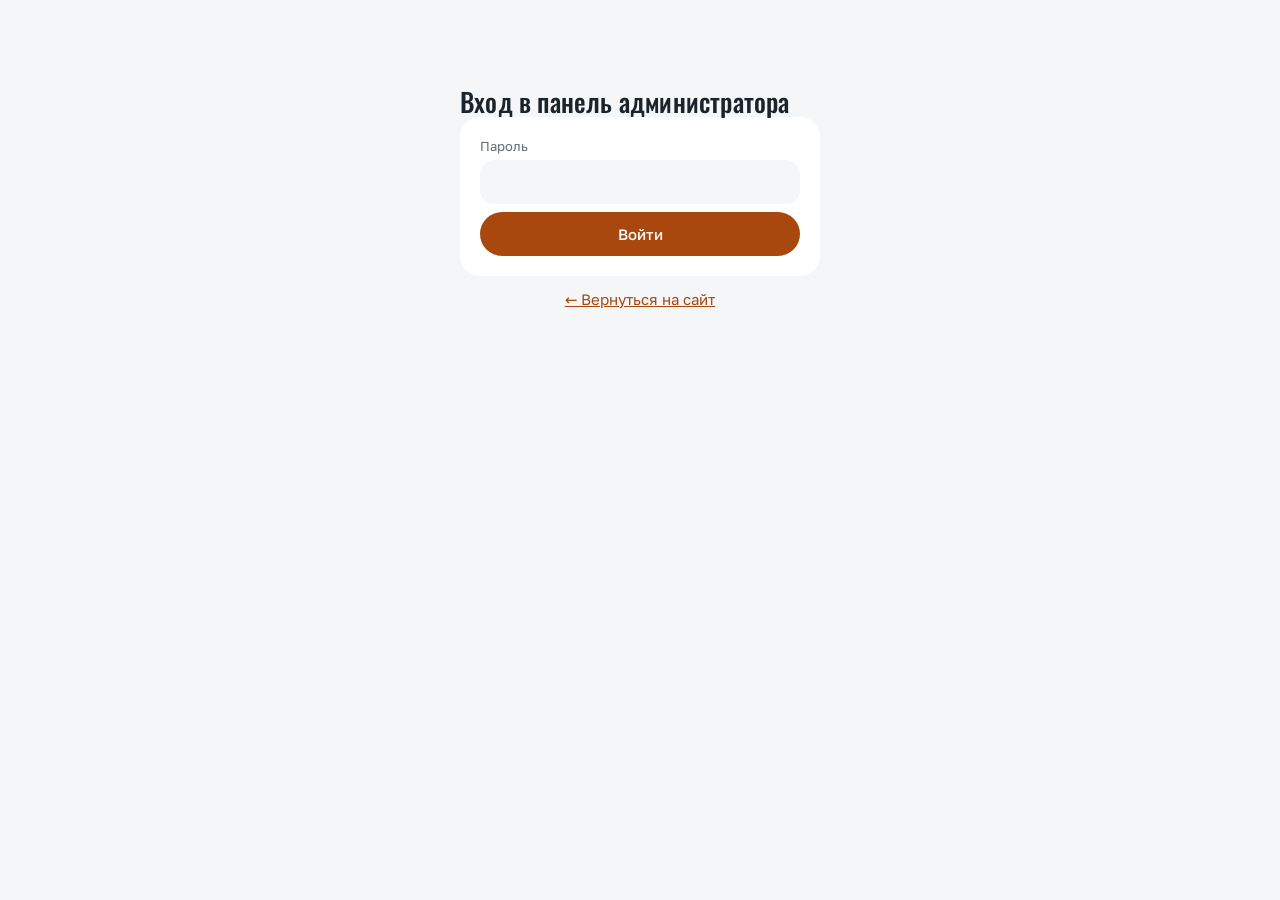
<file: admin.html>
<!DOCTYPE html>
<html lang="ru">
<head>
<meta charset="utf-8">
<!-- Только свои файлы и Worker; никаких сторонних скриптов рядом с паролем и записями клиентов -->
<meta http-equiv="Content-Security-Policy" content="default-src 'self'; script-src 'self' 'unsafe-inline'; style-src 'self' 'unsafe-inline'; img-src 'self' data:; font-src 'self'; connect-src https://monarch-zayavki.kenny-ki.workers.dev; frame-src 'none'; object-src 'none'; base-uri 'self'; form-action 'self'">
<meta name="referrer" content="no-referrer">
<meta name="viewport" content="width=device-width, initial-scale=1">
<meta name="robots" content="noindex, nofollow">
<!-- Панель нельзя открыть внутри чужой страницы (защита от подмены кликов) -->
<style>html{display:none}</style>
<script>if (window.top === window.self) document.documentElement.style.display = 'block'; else window.top.location = window.self.location;</script>
<title>Панель администратора</title>
<link rel="icon" type="image/png" href="favicon.png">
<link rel="stylesheet" href="fonts/fonts.css">
<style>
:root{--bg:#f4f6f8;--card:#ffffff;--ink:#1b232b;--muted:#5f6b75;--line:#e3e7eb;--line2:#d3d9df;--accent:#a8480f;--on-accent:#ffffff;--red:#b23a2e;--ok:#2f7a3e;--warn:#8a6414}
*{box-sizing:border-box;margin:0}
body{font-family:"Golos Text",system-ui,-apple-system,"Segoe UI",Roboto,sans-serif;background:var(--bg);color:var(--ink);line-height:1.5;font-size:15px;padding:24px 16px}
a{color:var(--accent)}
:focus-visible{outline:2px solid var(--accent);outline-offset:2px}
.wrap{max-width:1100px;margin:0 auto}
h1{font-size:24px;font-weight:600;letter-spacing:-.02em}
h2{font-size:18px;font-weight:600;margin:20px 0 8px}
h3{font-size:15px;font-weight:600;margin-bottom:6px}
.layout{display:grid;grid-template-columns:200px minmax(0,1fr);grid-template-areas:"top top" "tabs main";column-gap:32px}
.top{grid-area:top;padding-bottom:16px;border-bottom:1px solid var(--line);margin-bottom:24px}
.tabs{grid-area:tabs;align-self:start;flex-direction:column;gap:4px;margin:0;position:sticky;top:24px}
.tabs button{border:0;background:transparent;color:var(--muted);text-align:left;padding:12px;font-size:15px}
.tabs button.on{background:var(--ink);color:var(--bg)}
#pb,#pc{grid-area:main;min-width:0}
.card{background:var(--card);border:1px solid var(--line);border-radius:16px;padding:16px;margin-bottom:12px}
button{font:inherit;cursor:pointer;border-radius:12px;border:1px solid var(--line2);background:var(--card);color:var(--ink);padding:9px 14px;min-height:44px}
a.btnlink{display:inline-flex;align-items:center;font:inherit;border-radius:12px;border:1px solid var(--line2);background:var(--card);color:var(--ink);padding:9px 14px;min-height:44px;text-decoration:none}
button.primary{background:var(--accent);border-color:var(--accent);color:var(--on-accent);font-weight:500}
button.danger{background:var(--card);color:var(--red);border-color:var(--red)}
button:disabled{opacity:.5;cursor:default}
input,select{font:inherit;padding:9px 10px;min-height:44px;border:1px solid var(--line2);border-radius:12px;background:var(--bg);color:var(--ink);width:100%;min-width:0}
input:focus,select:focus{border-color:var(--ink)}
label.f{display:grid;gap:4px;font-size:13px;color:var(--muted)}
.row{display:flex;gap:8px;flex-wrap:wrap;align-items:flex-end}
.row>*{flex:1 1 140px}
.row>button{flex:0 0 auto}
.top{display:flex;justify-content:space-between;align-items:center;gap:8px}
.tabs{display:flex}
.bk{display:grid;grid-template-columns:70px 1fr auto;gap:10px;align-items:center;padding:12px 0;border-top:1px solid var(--line)}
.bk:first-child{border-top:0}
.bk .t{font-weight:600;font-size:18px}
.bk small{color:var(--muted)}
.badge{display:inline-block;font-size:12px;padding:1px 8px;border-radius:99px;border:1px solid currentColor;margin-left:6px}
.new{color:var(--warn)}.okb{color:var(--ok)}
.acts{display:flex;gap:6px;flex-wrap:wrap;justify-content:flex-end}
.days{font-weight:600;margin:16px 0 6px;text-transform:capitalize}
.hours{display:grid;grid-template-columns:repeat(auto-fill,minmax(110px,1fr));gap:6px;margin-top:8px}
/* вкладки настроек и закреплённая внизу кнопка сохранения */
.stabs{display:flex;flex-wrap:wrap;gap:6px;margin-bottom:14px}
.stabs button{min-height:40px;padding:8px 16px;background:transparent;color:var(--muted)}
.stabs button.on{background:var(--ink);color:var(--bg);border-color:var(--ink)}
.savebar{position:sticky;bottom:0;z-index:3;display:flex;flex-wrap:wrap;align-items:center;gap:12px;padding:12px 0;background:var(--bg);border-top:1px solid var(--line)}
.savebar .msg{margin:0;color:var(--muted)}
.savebar .msg.good{color:var(--ok)}.savebar .msg.err{color:var(--red)}
/* цены услуги: по рамке на тип кузова, внутри цена и минуты */
.lvls{display:grid;grid-template-columns:repeat(auto-fit,minmax(200px,1fr));gap:10px;margin-top:10px}
.lvl{border:1px solid var(--line);border-radius:14px;padding:10px 12px}
.lvl-t{font-size:13px;font-weight:600;color:var(--warn);margin-bottom:6px}
.lvl .two{display:grid;grid-template-columns:1fr 1fr;gap:8px}
.msg{margin:8px 0;font-size:14px}.msg.err{color:var(--red)}.msg.good{color:var(--ok)}
.hint{color:var(--muted);font-size:13px}
.empty{color:var(--muted);padding:12px 0}
/* допуслуги в ручной записи: на всю ширину формы, галочки сеткой */
.row>.exbox{flex:1 1 100%}
.exg{display:grid;grid-template-columns:repeat(auto-fill,minmax(220px,1fr));gap:4px 16px}
label.ex{display:grid;grid-template-columns:20px 1fr auto;align-items:center;gap:10px;min-height:40px;font-size:15px;color:var(--ink);cursor:pointer}
label.ex input{width:18px;height:18px;min-height:0;padding:0;accent-color:var(--accent)}
label.ex b{font-weight:500;white-space:nowrap}
/* итоговые цены */
.bk .price{margin-left:10px;font-weight:600;white-space:nowrap}
.days{display:flex;justify-content:space-between;align-items:baseline;gap:12px;flex-wrap:wrap}
.dsum{text-transform:none;font-weight:500;color:var(--muted);font-size:14px}
#mtot{font-size:16px;color:var(--ink);font-weight:600;margin-top:6px}
@media (max-width:760px){.layout{grid-template-columns:1fr;grid-template-areas:"top" "tabs" "main"}.tabs{flex-direction:row;margin-bottom:12px}.bk{grid-template-columns:60px 1fr}.acts{grid-column:1/-1;justify-content:flex-start}}
/* === Скругления: единый стиль форм и кнопок === */
button,a.btnlink{border-radius:999px}
input,select{border-radius:14px}
/* свой вид списков: Safari иначе рисует их светлыми, и текст на тёмной теме не читается */
select{-webkit-appearance:none;appearance:none;padding-right:36px;background:var(--bg) url("data:image/svg+xml,%3Csvg xmlns='http://www.w3.org/2000/svg' viewBox='0 0 24 24' fill='none' stroke='%231b232b' stroke-width='2'%3E%3Cpath d='m6 9 6 6 6-6'/%3E%3C/svg%3E") no-repeat right 12px center/16px}
select option{background:var(--card);color:var(--ink)}
.card{border-radius:18px}
.bk,.bk:first-child{padding:12px 14px;margin-bottom:8px;border:1px solid var(--line);border-radius:14px;background:var(--bg)}

/* ===== Новый вид в стиле сайта: белые карточки на светло-сером, без линий, всё скруглено ===== */
:root{--bg:#f4f6f8;--card:#ffffff;--soft:#f4f6f8;--deep:#e9edf1;--blue-soft:#fde3cf;--sand:#f0c987}
body{font-size:15px;padding:28px 20px}
h1,h2,.bk .t{font-family:Oswald,"Arial Narrow",sans-serif;font-weight:500;letter-spacing:.2px}
h1{font-size:26px;line-height:1.1}
h2{font-size:24px}
.top{border-bottom:0;padding-bottom:0;margin-bottom:28px}
.brand{display:flex;align-items:center;gap:12px}
.brand i{width:42px;height:42px;border-radius:14px;background:var(--accent);color:#fff;display:grid;place-items:center;font:500 22px Oswald,sans-serif;font-style:normal;position:relative;flex:none}
.brand i::after{content:"";position:absolute;right:-3px;top:-3px;width:12px;height:12px;border-radius:50%;background:var(--sand);border:2px solid var(--bg)}
.brand small{color:var(--muted);font-size:13px}
.card{border:0;border-radius:20px;padding:20px}
.card h3{font-size:17px}
/* кнопки: без рамок, мягкие подложки */
button,a.btnlink{border:0;background:var(--card);font-weight:500;transition:background .15s,transform .15s}
button:hover,a.btnlink:hover{background:var(--deep)}
.card button,.card a.btnlink{background:var(--deep)}
.card button:hover{background:#dde2e8}
button.primary,.card button.primary{background:var(--accent);color:#fff}
button.primary:hover,.card button.primary:hover{background:color-mix(in srgb,#a8480f 85%,#000)}
button.danger,.card button.danger{background:#fbe8e6;color:var(--red);border:0}
button.danger:hover,.card button.danger:hover{background:#f6d5d1}
.tabs button,.stabs button{background:transparent;transition:none}
.tabs button:hover{background:var(--deep)}
.tabs button.on,.tabs button.on:hover{background:var(--ink);color:#fff}
/* поля: серые подложки без рамок, синий фокус */
input,select{border:0;background-color:var(--soft)}
input:focus,select:focus{outline:2px solid var(--accent);outline-offset:0}
/* шапка списка: заголовок слева, управление справа */
.lhead{display:flex;justify-content:space-between;align-items:center;gap:12px;flex-wrap:wrap;margin:32px 0 6px}
.lhead h2{margin:0}
.lctl{display:flex;align-items:center;gap:10px;flex-wrap:wrap;justify-content:flex-end}
.lctl select{width:auto;min-width:180px;background-color:var(--card)}
.upd{color:var(--muted);font-size:13px}
.refresh{display:inline-flex;align-items:center;gap:8px;padding:9px 18px 9px 14px}
.refresh svg{width:18px;height:18px;fill:none;stroke:currentColor;stroke-width:2.2;stroke-linecap:round;stroke-linejoin:round}
.refresh.busy svg{animation:spin .8s linear infinite}
.refresh:disabled{opacity:1}
@keyframes spin{to{transform:rotate(360deg)}}
/* дни и записи */
.days{text-transform:none;font-size:15px;margin:22px 4px 8px}
.days > span:first-child{display:inline-block}
.days > span:first-child::first-letter{text-transform:uppercase}
.bk,.bk:first-child{border:0;background:var(--soft);border-radius:16px;padding:14px 16px;grid-template-columns:72px 1fr auto}
.bk:last-child{margin-bottom:0}
.bk .t{font-size:22px}
.bk strong{font-weight:600;margin-right:4px}
.bk small{display:block;margin-top:2px}
.bk small + br{display:none}
.bk a{display:inline-block;margin-top:4px;font-weight:500;text-decoration:none}
.bk a:hover{text-decoration:underline}
.badge{border:0;padding:2px 10px;font-weight:500;vertical-align:1px}
.badge.okb{background:#e3f2e6;color:var(--ok)}
.badge.new{background:#fbf1dc;color:var(--warn)}
.badge:not(.okb):not(.new){background:var(--deep);color:var(--muted)}
.bk .price{display:inline-block;margin-left:6px;padding:2px 10px;border-radius:999px;background:var(--blue-soft);color:var(--accent);font-weight:600}
/* ручная запись */
#mtot{display:inline-block;align-self:start;padding:8px 14px;border-radius:12px;background:#fbf1dc;font-size:16px}
label.ex{border-radius:10px;padding:0 6px;margin:0 -6px}
label.ex:hover{background:var(--soft)}
.savebar{border-top:0;background:var(--bg)}
.lvl{border:0;background:var(--soft)}
.lvl input,.lvl select{background-color:var(--card)}
@media (max-width:760px){
  body{padding:18px 12px}
  .lhead{align-items:flex-start}
  .lctl{width:100%;justify-content:space-between}
  .upd{order:3;width:100%}
  .bk,.bk:first-child{grid-template-columns:56px 1fr;padding:12px;gap:8px 10px}
  .bk .t{font-size:20px}
  .tabs{position:static;background:var(--card);padding:4px;border-radius:999px;width:max-content;max-width:100%}
  .tabs button{padding:9px 18px}
  #pb > .card,#books .card{padding:12px}
  .card{padding:16px}
  .lctl{width:auto}
  .upd{order:0;width:auto}
  /* шапка: заголовок и кнопки не вылезают за экран */
  .top{flex-wrap:wrap;gap:12px}
  h1{font-size:22px}
  .brand i{width:38px;height:38px;font-size:20px}
  .top .row{flex-wrap:wrap!important}
  .top .row button,.top .row a.btnlink{padding:8px 16px;min-height:40px}
}
/* поля одной ширины во всех браузерах: Safari на iPhone растягивает поле даты по своей ширине и оно наезжает на соседнее */
.row>*{min-width:0}
input[type=date]{-webkit-appearance:none;appearance:none;display:block;min-width:0;max-width:100%;width:100%;text-align:left;line-height:24px}
input[type=date]::-webkit-date-and-time-value{text-align:left;min-height:24px}
@media (max-width:760px){
  #mf > label.f{flex:1 1 calc(50% - 4px)}
  #mf > .exbox,#mf > label.f:has(#mn),#mf > label.f:has(#mp){flex-basis:100%}
  #mf > button{flex:1 1 100%}
}

/* ===== 17.11.2026: статусы, итоговая цена, действия иконками (ПК — справа внизу, телефон — смахиванием) ===== */
.lhead{margin-top:0}
#mcard{margin-top:14px}
.savebar{position:static}
.bk .badge.st-new{background:#eceff2;color:#5f6b75}
.bk .badge.st-ok{background:#e3edfd;color:#2659b8}
.bk .badge.st-done{background:#e1f3e6;color:#237a3d}
.bk .badge.st-no{background:#fbe5e3;color:#b23a2e}
.bk .price{background:#e1f3e6;color:#237a3d}
.bkw{position:relative;margin-bottom:8px;border-radius:16px;overflow:hidden;background:var(--soft)}
.bkw:last-child{margin-bottom:0}
.bkw .bk,.bkw .bk:first-child{position:relative;z-index:1;margin:0;grid-template-columns:72px minmax(0,1fr);padding:14px 16px 64px;background:var(--soft);transition:transform .22s ease}
.bk .mid{min-width:0}
.bk .pline{margin-top:6px;display:flex;flex-wrap:wrap;align-items:center;gap:4px 8px}
.bk .price{margin:0}
.bk .pnote{color:var(--muted);font-size:13px}
.bk a.tel{display:inline-block;margin-top:6px}
.sw{position:absolute;right:12px;bottom:12px;z-index:2;display:flex;gap:6px}
.ib{position:relative;width:40px;height:40px;min-height:0;padding:0;border-radius:50%;display:flex;flex-direction:column;align-items:center;justify-content:center;gap:3px}
.ib svg{width:20px;height:20px;fill:none;stroke:currentColor;stroke-width:2.2;stroke-linecap:round;stroke-linejoin:round;flex:none}
.ib span{position:absolute;width:1px;height:1px;overflow:hidden;clip:rect(0 0 0 0);white-space:nowrap}
.card .ib.i-ok{background:#e3edfd;color:#2659b8}.card .ib.i-ok:hover{background:#d2e2fb}
.card .ib.i-done{background:#e1f3e6;color:#237a3d}.card .ib.i-done:hover{background:#cdebd6}
.card .ib.i-undo{background:var(--deep);color:var(--muted)}
.card .ib.i-price{background:#fbf1dc;color:#8a6414}.card .ib.i-price:hover{background:#f6e6c2}
.card .ib.i-call{background:var(--deep);color:var(--ink)}
.card .ib.i-no{background:#fbe5e3;color:#b23a2e}.card .ib.i-no:hover{background:#f6d5d1}
.pedit{margin-top:10px;padding:12px;border-radius:14px;background:var(--card);display:grid;gap:8px;max-width:420px}
.pedit .msg,.sheet .msg{margin:0}
.pbtns{display:flex;flex-wrap:wrap;gap:8px}
.shade{position:fixed;inset:0;z-index:50;background:rgba(15,20,25,.45)}
.sheet{position:fixed;left:0;right:0;bottom:0;z-index:51;background:var(--card);border-radius:22px 22px 0 0;padding:20px 16px calc(20px + env(safe-area-inset-bottom));display:grid;gap:10px;animation:up .2s ease}
.sheet input{font-size:24px;font-weight:600;min-height:56px}
.sheet .pbtns button{flex:1 1 0;min-height:50px}
@keyframes up{from{transform:translateY(100%)}to{transform:none}}
.swtip{color:var(--muted);font-size:13px;margin:0 0 8px}
@keyframes peek{0%,100%{transform:none}35%,60%{transform:translateX(-120px)}}
.bk.hint{animation:peek 1.8s ease .5s 1}
@media (max-width:760px){
  /* телефон: иконки под записью, запись уезжает влево (как в Telegram) */
  .bkw .bk,.bkw .bk:first-child{padding:12px;grid-template-columns:56px minmax(0,1fr);border-radius:0;touch-action:pan-y;user-select:none;-webkit-user-select:none}
  .bkw:not(.open) .sw{visibility:hidden}
  .bkw.drag .sw,.bkw.open .sw{visibility:visible}
  .sw{top:0;right:0;bottom:0;z-index:0;gap:0}
  .card .ib{width:58px;height:auto;border-radius:0;font-size:11px;font-weight:500;color:#fff}
  .ib span{position:static;width:auto;height:auto;clip:auto}
  .card .ib.i-ok,.card .ib.i-ok:hover{background:#3b78e0;color:#fff}
  .card .ib.i-done,.card .ib.i-done:hover{background:#2f9e57;color:#fff}
  .card .ib.i-undo,.card .ib.i-undo:hover{background:#7b8794;color:#fff}
  .card .ib.i-price,.card .ib.i-price:hover{background:#d9961a;color:#fff}
  .card .ib.i-call,.card .ib.i-call:hover{background:#5d7385;color:#fff}
  .card .ib.i-no,.card .ib.i-no:hover{background:#d64541;color:#fff}
  /* шапка в одну строку: название заведения, «На сайт» и «Выйти» */
  .top{flex-wrap:nowrap}
  .top h1{display:none}
  .brand small{font-size:16px;font-weight:600;color:var(--ink);line-height:1.2}
  .top .row{flex-wrap:nowrap!important;gap:6px!important}
  .top .row button,.top .row a.btnlink{padding:6px 12px;min-height:38px;font-size:14px}
  .lctl{width:100%;justify-content:flex-start}
  #addb{margin-left:auto}
}
</style>
</head>
<body>
<div class="wrap">

<div id="login" style="display:none;max-width:360px;margin:60px auto">
  <h1>Вход в панель администратора</h1>
  <form id="lf" class="card">
    <label class="f">Пароль<input id="pw" type="password" autocomplete="current-password" required></label>
    <p class="msg err" id="lerr"></p>
    <button class="primary" type="submit" style="width:100%">Войти</button>
  </form>
  <p style="text-align:center"><a href="index.html">← Вернуться на сайт</a></p>
</div>

<div id="app" style="display:none">
<div class="layout">
  <div class="top"><div class="brand"><i aria-hidden="true">M</i><div><h1>Панель администратора</h1><small>Monarch Detail</small></div></div><div class="row" style="flex:0 0 auto;gap:8px;flex-wrap:nowrap"><a class="btnlink" href="index.html">На сайт</a><button id="out" type="button">Выйти</button></div></div>
  <div class="tabs"><button type="button" id="tb" class="on">Записи</button><button type="button" id="tc">Настройки</button></div>

  <div id="pb">
    <!-- сначала записи; ручная запись — по кнопке «+ Записать» (17.11.2026) -->
    <div class="lhead"><h2>Ближайшие записи</h2>
      <div class="lctl"><span class="upd" id="upd" aria-live="polite"></span><select id="fm" aria-label="Пост"></select><button id="rf" type="button" class="refresh"><svg viewBox="0 0 24 24" aria-hidden="true"><path d="M20 12a8 8 0 1 1-2.34-5.66"/><path d="M20 4v5h-5"/></svg>Обновить</button><button id="addb" type="button" class="primary" aria-expanded="false" aria-controls="mcard">+ Записать</button></div></div>
    <div class="card" id="mcard" hidden>
      <h3>Добавить запись вручную</h3>
      <p class="hint">Для звонков и тех, кто пришёл сам. Время сразу станет занятым на сайте. Так же можно закрыть час на мойке.</p>
      <form id="mf" class="row" style="margin-top:8px"></form>
      <p class="msg" id="mmsg"></p>
    </div>
    <p class="msg err" id="berr"></p>
    <div id="books"></div>
  </div>

  <div id="pc" style="display:none">
    <div id="cfg"></div>
  </div>
</div>
</div>
</div>

<script>
var W = 'https://monarch-zayavki.kenny-ki.workers.dev';
var tok = sessionStorage.getItem('tk') || '';
var DAYS = ['Пн','Вт','Ср','Чт','Пт','Сб','Вс'];
var CFG = null, model = null, BOOKS = [], timer = null;
function $(id){ return document.getElementById(id); }
function el(t, c, x){ var n = document.createElement(t); if (c) n.className = c; if (x != null) n.textContent = x; return n; }

function api(path, body){
  var o = {headers: {'Authorization': 'Bearer ' + tok}};
  if (body !== undefined){ o.method = 'POST'; o.headers['Content-Type'] = 'application/json'; o.body = JSON.stringify(body); }
  return fetch(W + path, o).then(function(r){
    return r.json().catch(function(){ return {}; }).then(function(j){
      if (r.status === 401 && path !== '/admin/login'){ logout(); throw new Error('Войдите заново'); }
      if (!r.ok) throw new Error(j.error || ('Ошибка ' + r.status));
      return j;
    });
  });
}
function show(){
  var on = !!tok;
  $('login').style.display = on ? 'none' : 'block';
  $('app').style.display = on ? 'block' : 'none';
  if (on) init();
}
function logout(){ tok = ''; sessionStorage.removeItem('tk'); clearInterval(timer); document.title = 'Панель администратора'; show(); }
$('out').onclick = logout;
$('lf').onsubmit = function(e){
  e.preventDefault(); $('lerr').textContent = '';
  fetch(W + '/admin/login', {method: 'POST', headers: {'Content-Type': 'application/json'}, body: JSON.stringify({password: $('pw').value})})
    .then(function(r){ return r.json().then(function(j){ return {ok: r.ok, j: j}; }); })
    .then(function(x){
      if (!x.ok) throw new Error(x.j.error || 'Ошибка входа');
      tok = x.j.token; sessionStorage.setItem('tk', tok); $('pw').value = ''; show();
    })
    .catch(function(err){ $('lerr').textContent = err.message; });
};
function tab(t){
  $('pb').style.display = t === 'b' ? 'block' : 'none';
  $('pc').style.display = t === 'c' ? 'block' : 'none';
  $('tb').className = t === 'b' ? 'on' : ''; $('tc').className = t === 'c' ? 'on' : '';
}
$('tb').onclick = function(){ tab('b'); }; $('tc').onclick = function(){ tab('c'); };
$('addb').onclick = function(){
  var c = $('mcard'); c.hidden = !c.hidden;
  this.setAttribute('aria-expanded', String(!c.hidden)); this.textContent = c.hidden ? '+ Записать' : 'Скрыть форму';
  if (!c.hidden) c.scrollIntoView({block: 'nearest'});
};

function init(){
  fetch(W + '/config', {cache: 'no-cache'}).then(function(r){ return r.json(); }).then(function(c){
    CFG = c; model = JSON.parse(JSON.stringify(c));
    renderManual(); renderFilter(); renderCfg(); loadBooks();
    clearInterval(timer); timer = setInterval(function(){ if (!document.hidden) loadBooks(); }, 30000);
  }).catch(function(){ $('berr').textContent = 'Не удалось загрузить настройки. Проверьте Worker в Cloudflare.'; });}
function masterName(id){ var m = CFG.masters.filter(function(x){ return x.id === id; })[0]; return m ? m.name : id; }

/* ---------- записи ---------- */
function renderFilter(){
  var s = $('fm'); s.innerHTML = '';
  var o = el('option', '', 'Все посты'); o.value = ''; s.appendChild(o);
  CFG.masters.forEach(function(m){ var x = el('option', '', m.name); x.value = m.id; s.appendChild(x); });
  s.onchange = renderBooks; $('rf').onclick = loadBooks;
  s.style.display = CFG.masters.length < 2 ? 'none' : ''; // при одном посте фильтр не нужен
}
function loadBooks(){
  $('berr').textContent = ''; $('rf').classList.add('busy'); $('rf').disabled = true;
  api('/admin/bookings').then(function(j){
      BOOKS = j; renderBooks(); if (window.refreshManualTimes) window.refreshManualTimes();
      var n = new Date(); $('upd').textContent = 'Обновлено в ' + ('0' + n.getHours()).slice(-2) + ':' + ('0' + n.getMinutes()).slice(-2);
    })
    .catch(function(e){ $('berr').textContent = e.message; })
    .then(function(){ $('rf').classList.remove('busy'); $('rf').disabled = false; });
}
function rub(n){ return String(n).replace(/\B(?=(\d{3})+(?!\d))/g, ' ') + ' ₽'; }
// цена по прайсу (услуга по классу авто + допуслуги): {sum, from, unknown}; итоговая цена после расчёта хранится в записи (b.final)
function priceInfo(b){
  var r = {sum: 0, from: false, unknown: false};
  [b.service].concat(b.extras || []).forEach(function(name){
    var s = CFG.services.filter(function(x){ return x.name === name; })[0], p = s && (s.prices[b.level] || s.prices[Object.keys(s.prices)[0]]);
    if (!p || p.price == null){ r.unknown = true; return; }
    r.sum += p.price; if (p.from) r.from = true;
  });
  return r;
}
function listText(b){
  var p = priceInfo(b);
  if (p.unknown && !p.sum) return 'по прайсу: цена уточняется';
  return 'по прайсу: ' + (p.from || p.unknown ? 'от ' : '') + rub(p.sum);
}
// статусы: new — не подтверждена (серый), ok — подтверждена (голубой), done — выполнена (зелёный); отменённая запись удаляется
var ST = {'new': ['st-new', 'Не подтверждена'], ok: ['st-ok', 'Подтверждена'], done: ['st-done', 'Выполнена']};
var ICO = {
  ok: '<path d="M5 12.5l4.5 4.5L19 7.5"/>',
  done: '<path d="M2 12.5l4.5 4.5L16 7.5"/><path d="M11 15l2 2 9.5-9.5"/>',
  undo: '<path d="M9 14 4 9l5-5"/><path d="M4 9h10.5a5.5 5.5 0 0 1 0 11H11"/>',
  price: '<path d="M8 21V3h6a4.5 4.5 0 0 1 0 9H6M6 16h9"/>',
  call: '<path d="M6 3h4l2 5-2.5 1.5a11 11 0 0 0 5 5L16 12l5 2v4a2 2 0 0 1-2 2A16 16 0 0 1 4 6a2 2 0 0 1 2-3z"/>',
  no: '<path d="M6 6l12 12M18 6 6 18"/>'
};
var narrow = function(){ return window.matchMedia('(max-width:760px)').matches; };
var OPEN = null, EDIT = false, PENDING = false; // открытая свайпом запись и открытый ввод цены: обновление списка ждёт, пока их закроют
function uiBusy(){ return !!OPEN || EDIT; }
function flush(){ if (PENDING && !uiBusy()){ PENDING = false; renderBooks(); } }
function setOpen(w, on){
  var bk = w.querySelector('.bk');
  if (on && OPEN && OPEN !== w) setOpen(OPEN, false);
  bk.style.transform = on ? 'translateX(-' + w.querySelector('.sw').offsetWidth + 'px)' : '';
  w.classList.toggle('open', on); OPEN = on ? w : (OPEN === w ? null : OPEN);
  if (!on) flush();
}
// смахивание влево (как в Telegram): палец или мышь, вертикальная прокрутка не мешает
function swipe(w){
  var bk = w.querySelector('.bk'), sw = w.querySelector('.sw'), x0 = null, y0 = 0, dx = 0, base = 0, drag = null, moved = false;
  bk.addEventListener('pointerdown', function(e){
    if (!narrow() || e.button > 0) return;
    x0 = e.clientX; y0 = e.clientY; drag = null; moved = false; base = w.classList.contains('open') ? -sw.offsetWidth : 0; dx = base;
  });
  bk.addEventListener('pointermove', function(e){
    if (x0 == null) return;
    var ddx = e.clientX - x0, ddy = e.clientY - y0;
    if (drag === null){ if (Math.abs(ddx) < 8 && Math.abs(ddy) < 8) return; drag = Math.abs(ddx) > Math.abs(ddy); if (drag){ try { bk.setPointerCapture(e.pointerId); } catch (er) {} bk.style.transition = 'none'; w.classList.add('drag'); } }
    if (!drag) return;
    moved = true; dx = Math.min(0, Math.max(-sw.offsetWidth - 24, base + ddx)); bk.style.transform = 'translateX(' + dx + 'px)';
  });
  function end(){
    if (x0 == null) return; x0 = null; bk.style.transition = '';
    if (drag){ setOpen(w, dx < -sw.offsetWidth / 3); setTimeout(function(){ w.classList.remove('drag'); }, 250); }
  }
  bk.addEventListener('pointerup', end); bk.addEventListener('pointercancel', end);
  // тап по открытой записи закрывает её; после смахивания клик не срабатывает
  bk.addEventListener('click', function(e){
    if (moved){ e.preventDefault(); e.stopPropagation(); moved = false; return; }
    if (w.classList.contains('open') && !e.target.closest('a')){ e.preventDefault(); setOpen(w, false); }
  }, true);
}
document.addEventListener('pointerdown', function(e){ if (OPEN && !OPEN.contains(e.target)) setOpen(OPEN, false); });

// короткие подписи под иконками на телефоне; полное название — в подсказке и для программ чтения с экрана
var SHORT = {ok: 'Принять', done: 'Готово', undo: 'Вернуть', price: 'Цена', call: 'Звонок', no: 'Отмена'};
function ib(kind, cls, label, fn){
  var b = el('button', 'ib ' + cls); b.type = 'button'; b.title = label; b.setAttribute('aria-label', label);
  b.innerHTML = '<svg viewBox="0 0 24 24" aria-hidden="true">' + ICO[kind] + '</svg>'; b.appendChild(el('span', '', SHORT[kind]));
  b.onclick = function(e){ e.stopPropagation(); fn(); }; return b;
}
function plural(n, a, b, c){ return n % 10 === 1 && n % 100 !== 11 ? a : n % 10 >= 2 && n % 10 <= 4 && (n % 100 < 10 || n % 100 >= 20) ? b : c; }
function renderBooks(){
  if (uiBusy()){ PENDING = true; return; }
  var box = $('books'); box.innerHTML = '';
  var nw = BOOKS.filter(function(b){ return b.status !== 'ok' && b.status !== 'done'; }).length;
  document.title = (nw ? '(' + nw + ') ' : '') + 'Панель администратора';
  var f = $('fm').value, last = '', card = null, n = 0, dayHead = null, cnt = 0, fin = 0, sum = 0;
  // итог дня — только по уточнённым ценам; пока уточнены не все, итог помечен как не окончательный
  function closeDay(){
    if (!dayHead) return;
    var t = cnt + ' ' + plural(cnt, 'запись', 'записи', 'записей');
    if (!fin) t += ' · цены не уточнены';
    else if (fin < cnt) t += ' · ' + rub(sum) + ' — уточнено ' + fin + ' из ' + cnt + ', итог не окончательный';
    else t += ' · итого ' + rub(sum);
    dayHead.lastChild.textContent = t;
  }
  BOOKS.filter(function(b){ return !f || b.master === f; }).forEach(function(b){
    n++;
    if (b.date !== last){
      closeDay(); cnt = 0; fin = 0; sum = 0;
      last = b.date;
      var d = new Date(b.date + 'T12:00:00');
      dayHead = el('div', 'days'); dayHead.appendChild(el('span', '', d.toLocaleDateString('ru-RU', {weekday: 'long', day: 'numeric', month: 'long'}))); dayHead.appendChild(el('span', 'dsum'));
      box.appendChild(dayHead);
      card = el('div', 'card'); box.appendChild(card);
    }
    cnt++; if (b.final != null){ fin++; sum += b.final; }
    var st = ST[b.status] || ST['new'];
    var w = el('div', 'bkw'), row = el('div', 'bk');
    row.appendChild(el('div', 't', b.time || 'Заявка'));
    var mid = el('div', 'mid');
    var l1 = el('div'); l1.appendChild(el('strong', '', b.name || 'Без имени'));
    l1.appendChild(el('span', 'badge ' + st[0], st[1]));
    if (b.manual) l1.appendChild(el('span', 'badge', 'вручную'));
    if (b.kind === 'request') l1.appendChild(el('span', 'badge', 'на расчёт'));
    mid.appendChild(l1);
    // класс авто, услуга и допуслуги; пост показываем, только если их несколько
    mid.appendChild(b.kind === 'request'
      ? el('small', '', [b.service + (b.extras && b.extras.length ? ' + ' + b.extras.join(', ') : ''), b.car].filter(Boolean).join(', ') + (b.comment ? ' — ' + b.comment : ''))
      : el('small', '', [CFG.masters.length > 1 ? masterName(b.master) : '', CFG.levels.length > 1 ? b.level : '', b.service].filter(Boolean).join(', ') + (b.extras && b.extras.length ? ' + ' + b.extras.join(', ') : '')));
    var pl = el('div', 'pline');
    if (b.final != null){ pl.appendChild(el('span', 'price', rub(b.final))); pl.appendChild(el('span', 'pnote', 'уточнено · ' + listText(b))); }
    else pl.appendChild(el('span', 'pnote', listText(b)));
    mid.appendChild(pl);
    var tel = b.phone && b.phone !== '—' ? 'tel:' + b.phone.replace(/[^\d+]/g, '') : '';
    if (tel){ var a = el('a', 'tel', b.phone); a.href = tel; mid.appendChild(a); }
    row.appendChild(mid);
    // действия: только подходящие к статусу; красная отмена — последней
    var sw = el('div', 'sw');
    if (b.status !== 'ok' && b.status !== 'done') sw.appendChild(ib('ok', 'i-ok', 'Подтвердить', function(){ act(b.id, 'ok'); }));
    if (b.status !== 'done') sw.appendChild(ib('done', 'i-done', 'Выполнена', function(){ act(b.id, 'done'); }));
    else sw.appendChild(ib('undo', 'i-undo', 'Вернуть в подтверждённые', function(){ act(b.id, 'undo'); }));
    sw.appendChild(ib('price', 'i-price', 'Цена', function(){ openPrice(b, w); }));
    if (tel) sw.appendChild(ib('call', 'i-call', 'Позвонить', function(){ location.href = tel; }));
    if (b.status !== 'done') sw.appendChild(ib('no', 'i-no', 'Отменить', function(){
      if (confirm('Отменить запись «' + (b.name || '') + '» на ' + b.date + ' ' + (b.time || '') + '? Время освободится на сайте.')) act(b.id, 'no'); }));
    w.appendChild(sw); w.appendChild(row); card.appendChild(w); swipe(w);
  });
  closeDay();
  if (!n) box.appendChild(el('p', 'empty', 'Записей пока нет.'));
  swipeHint();
}
function act(id, a, extra){
  if (OPEN) setOpen(OPEN, false);
  var body = {id: id, act: a}; for (var k in extra || {}) body[k] = extra[k];
  return api('/admin/action', body).then(loadBooks).catch(function(e){ $('berr').textContent = e.message; throw e; });
}
// итоговая цена: на телефоне — панель снизу с цифровой клавиатурой, на ПК — поле в карточке
function openPrice(b, w){
  if (EDIT) return;
  if (OPEN) setOpen(OPEN, false);
  EDIT = true;
  var mob = narrow(), host = el('div', mob ? 'sheet' : 'pedit'), shade = null;
  if (mob){ shade = el('div', 'shade'); host.setAttribute('role', 'dialog'); host.setAttribute('aria-modal', 'true'); host.setAttribute('aria-label', 'Итоговая цена');
    host.appendChild(el('h3', '', 'Итоговая цена')); host.appendChild(el('p', 'hint', (b.name || 'Без имени') + ' · ' + (b.service || ''))); }
  host.appendChild(el('p', 'hint', listText(b).replace('по прайсу', 'По прайсу')));
  var lb = el('label', 'f', 'Итоговая цена, ₽'), inp = el('input'); inp.inputMode = 'numeric'; inp.autocomplete = 'off'; inp.placeholder = 'например, 4200';
  inp.value = b.final != null ? String(b.final) : ''; lb.appendChild(inp); host.appendChild(lb);
  var msg = el('p', 'msg err'); host.appendChild(msg);
  var r = el('div', 'pbtns'), sv = el('button', 'primary', 'Сохранить'), cl = el('button', '', 'Отмена'); sv.type = cl.type = 'button';
  r.appendChild(sv);
  if (b.final != null){ var er = el('button', 'danger', 'Стереть'); er.type = 'button'; er.onclick = function(){ save(null); }; r.appendChild(er); }
  r.appendChild(cl); host.appendChild(r);
  function close(){ EDIT = false; if (shade) shade.remove(); host.remove(); flush(); }
  function save(v){
    sv.disabled = true;
    act(b.id, 'price', {price: v}).then(close).catch(function(e){ msg.textContent = e.message; sv.disabled = false; });
  }
  sv.onclick = function(){
    var d = inp.value.replace(/\s/g, '');
    if (d === ''){ save(null); return; }
    if (!/^\d{1,8}$/.test(d)){ msg.textContent = 'Только цифры, целые рубли'; inp.focus(); return; }
    save(+d);
  };
  cl.onclick = close; if (shade) shade.onclick = close;
  inp.addEventListener('keydown', function(e){ if (e.key === 'Enter') sv.click(); if (e.key === 'Escape') close(); });
  if (mob){ document.body.appendChild(shade); document.body.appendChild(host); }
  else w.querySelector('.mid').appendChild(host);
  inp.focus();
}
// один раз на телефоне показываем, что запись смахивается влево
function swipeHint(){
  if (!narrow()) return;
  var seen = false; try { seen = localStorage.getItem('swh') === '1'; } catch (e) {}
  var w = document.querySelector('#books .bkw'); if (seen || !w) return;
  try { localStorage.setItem('swh', '1'); } catch (e) {}
  var tip = el('p', 'swtip', 'Смахните запись влево — там действия'); w.parentNode.insertBefore(tip, w);
  w.classList.add('drag'); w.querySelector('.bk').classList.add('hint');
  setTimeout(function(){ w.classList.remove('drag'); }, 2600);
  setTimeout(function(){ tip.remove(); }, 6000);
}

function renderManual(){
  var f = $('mf'); f.innerHTML = '';
  // сайты только с заявками на расчёт: записывать по времени нечего, ручная запись не нужна
  var hasBook = CFG.services.some(function(s){ return !s.request && Object.keys(s.prices).some(function(l){ return s.prices[l] && s.prices[l].minutes; }); });
  $('addb').style.display = hasBook ? '' : 'none';
  if (!hasBook){ $('mcard').hidden = true; return; }
  function pl(p){ return p.price == null ? 'цена уточняется' : (p.from ? 'от ' : '') + p.price + ' ₽'; }
  function sel(label, id, opts){ var l = el('label', 'f', label), s = el('select'); s.id = id;
    opts.forEach(function(o){ var x = el('option', '', o[1]); x.value = o[0]; s.appendChild(x); }); l.appendChild(s); f.appendChild(l); return l; }
  // пост выбираем, только если их несколько; при одном посте поле скрыто
  var ml = sel('Пост', 'mm', CFG.masters.map(function(m){ return [m.id, m.name]; }));
  if (CFG.masters.length < 2) ml.style.display = 'none';
  var ll0 = sel('Класс авто', 'ml', CFG.levels.map(function(l){ return [l, l]; }));
  if (CFG.levels.length < 2) ll0.style.display = 'none';
  sel('Услуга', 'ms', []);
  function priceOf(v, lv){ var p = v.prices[lv]; return p ? p : null; }
  // мойки с ценой для выбранного кузова; допуслуги без минут сюда не попадают
  function fillSvc(){
    var lv = $('ml').value, s = $('ms'), keep = s.value; s.innerHTML = '';
    CFG.services.forEach(function(v){ var p = priceOf(v, lv); if (!p || !p.minutes || v.request) return;
      var x = el('option', '', v.name + ' — ' + pl(p) + ' · ' + p.minutes + ' мин'); x.value = v.name; s.appendChild(x); });
    s.value = keep; if (s.selectedIndex < 0) s.selectedIndex = 0;
  }
  var dl = el('label', 'f', 'Дата'), di = el('input'); di.type = 'date'; di.id = 'md'; di.required = true;
  var t = new Date(); di.value = t.getFullYear() + '-' + ('0' + (t.getMonth() + 1)).slice(-2) + '-' + ('0' + t.getDate()).slice(-2);
  dl.appendChild(di); f.appendChild(dl);
  sel('Время', 'mt', []);
  // время — по графику поста на выбранный день, шагом в длительность мойки
  function fillTimes(){
    var s = $('mt'), keep = s.value; s.innerHTML = '';
    var m = CFG.masters.filter(function(x){ return x.id === $('mm').value; })[0] || CFG.masters[0];
    var d = new Date($('md').value + 'T12:00:00'), key = DAYS[(d.getDay() + 6) % 7];
    // часы дня: «10:00-21:00» или с перерывом «10:00-12:00, 13:00-21:00»
    var h = String((m && m.hours && m.hours[key]) || '').trim().split(',').map(function(part){ return /^(\d{1,2}):(\d{2})-(\d{1,2}):(\d{2})$/.exec(part.trim()); }).filter(Boolean);
    var v = CFG.services.filter(function(x){ return x.name === $('ms').value; })[0], p = v && priceOf(v, $('ml').value);
    var dur = p && p.minutes ? p.minutes : 60;
    if (!h.length){ var o = el('option', '', 'Выходной'); o.value = ''; s.appendChild(o); s.disabled = true; return; }
    s.disabled = false;
    function hhmm(x){ return ('0' + Math.floor(x / 60)).slice(-2) + ':' + (x % 60 ? ('0' + x % 60).slice(-2) : '00'); }
    // занятые получасы этого поста на эту дату — из списка записей
    var taken = [];
    BOOKS.forEach(function(b){ if (b.date === $('md').value && b.master === m.id) taken = taken.concat(b.cells || []); });
    h.forEach(function(iv){
      // начало записи — с целого часа, как на сайте; услуга должна уместиться до конца промежутка
      for (var x = +iv[1] * 60 + +iv[2]; x + dur <= +iv[3] * 60 + +iv[4]; x += 60){
        var tt = hhmm(x), busy = false;
        for (var c = x; c < x + dur; c += 30) if (taken.indexOf(hhmm(c)) >= 0) busy = true;
        var op = el('option', '', tt + (busy ? ' — занято' : '')); op.value = tt; op.disabled = busy; s.appendChild(op);
      }
    });
    s.value = keep; if (s.selectedIndex < 0 || s.options[s.selectedIndex].disabled){
      var free = [].filter.call(s.options, function(o){ return !o.disabled; })[0]; s.value = free ? free.value : '';
    }
  }
  window.refreshManualTimes = fillTimes;
  // допуслуги: галочки с ценой для выбранного кузова
  var exl = el('div', 'f exbox'); exl.appendChild(el('span', '', 'Доп. услуги'));
  var exg = el('div', 'exg'); exg.id = 'mx'; exl.appendChild(exg);
  var tot = el('p', 'hint'); tot.id = 'mtot'; exl.appendChild(tot); f.appendChild(exl);
  function fillExtras(){
    var lv = $('ml').value, on = [].map.call(exg.querySelectorAll('input:checked'), function(i){ return i.value; }); exg.innerHTML = '';
    CFG.services.forEach(function(v){ var p = priceOf(v, lv); if (!p || p.minutes || v.request) return;
      var lb = el('label', 'ex'), cb = el('input'); cb.type = 'checkbox'; cb.value = v.name; cb.checked = on.indexOf(v.name) >= 0; cb.onchange = total;
      lb.appendChild(cb); lb.appendChild(el('span', '', v.name)); lb.appendChild(el('b', '', pl(p))); exg.appendChild(lb); });
    if (!exg.children.length) exl.style.display = 'none';
  }
  function chosen(){ return [].map.call(exg.querySelectorAll('input:checked'), function(i){ return i.value; }); }
  function total(){
    var lv = $('ml').value, sum = 0, v = CFG.services.filter(function(x){ return x.name === $('ms').value; })[0], p = v && priceOf(v, lv);
    var unk = !!p && p.price == null;
    if (p && p.price != null) sum += p.price;
    chosen().forEach(function(n){ var e = CFG.services.filter(function(x){ return x.name === n; })[0], q = e && priceOf(e, lv); if (q && q.price != null) sum += q.price; else unk = true; });
    var n = chosen().length;
    $('mtot').textContent = 'Итого: ' + (sum || !unk ? String(sum).replace(/\B(?=(\d{3})+(?!\d))/g, ' ') + ' ₽' : 'цена уточняется') + (unk && sum ? ' и уточнить' : '') + (n ? ' (услуга и ' + n + ' доп.)' : '');
  }
  $('ml').onchange = function(){ fillSvc(); fillExtras(); fillTimes(); total(); };
  $('ms').onchange = function(){ fillTimes(); total(); };
  $('mm').onchange = fillTimes; di.onchange = fillTimes;
  fillSvc(); fillExtras(); fillTimes(); total();
  var nl = el('label', 'f', 'Имя (необязательно)'), ni = el('input'); ni.id = 'mn'; nl.appendChild(ni); f.appendChild(nl);
  var pl = el('label', 'f', 'Телефон (необязательно)'), pi = el('input'); pi.id = 'mp'; pi.type = 'tel';
  pi.inputMode = 'tel'; pi.autocomplete = 'off'; pi.maxLength = 18; pi.placeholder = '+7 (___) ___-__-__';
  // маска как на сайте: 8 или 7 в начале превращаются в +7, лишние цифры отбрасываются
  function fmtPhone(v){
    var d = v.replace(/\D/g, '');
    if (d[0] === '7' || d[0] === '8') d = d.slice(1);
    d = d.slice(0, 10);
    var o = '+7 (' + d.slice(0, 3);
    if (d.length > 3) o += ') ' + d.slice(3, 6);
    if (d.length > 6) o += '-' + d.slice(6, 8);
    if (d.length > 8) o += '-' + d.slice(8, 10);
    return o;
  }
  pi.addEventListener('focus', function(){ if (!this.value) this.value = '+7 ('; });
  pi.addEventListener('input', function(){ this.value = fmtPhone(this.value); });
  pi.addEventListener('blur', function(){ if (this.value.replace(/\D/g, '').length <= 1) this.value = ''; });
  pl.appendChild(pi); f.appendChild(pl);
  var b = el('button', 'primary', 'Добавить'); b.type = 'submit'; f.appendChild(b);
  f.onsubmit = function(e){
    e.preventDefault(); var msg = $('mmsg'); msg.className = 'msg'; msg.textContent = '';
    if (!$('mt').value){ msg.className = 'msg err'; msg.textContent = $('mt').disabled ? 'В этот день мойка не работает.' : 'На этот день всё занято.'; return; }
    var pd = $('mp').value.replace(/\D/g, '');
    if (pd.length > 1 && pd.length < 11){ msg.className = 'msg err'; msg.textContent = 'Введите номер полностью: +7 (999) 123-45-67 — или оставьте поле пустым.'; $('mp').focus(); return; }
    if (pd.length <= 1) $('mp').value = '';
    api('/admin/book', {master: $('mm').value, level: $('ml').value, service: $('ms').value, extras: chosen(), date: $('md').value, time: $('mt').value, name: $('mn').value, phone: $('mp').value})
      .then(function(){
        msg.className = 'msg good'; msg.textContent = 'Запись добавлена, время занято.';
        $('mn').value = ''; $('mp').value = ''; [].forEach.call(exg.querySelectorAll('input:checked'), function(i){ i.checked = false; }); total(); loadBooks();
      })
      .catch(function(err){ msg.className = 'msg err'; msg.textContent = err.message; });
  };
}

/* ---------- настройки ---------- */
function field(label, obj, key, type){
  var l = el('label', 'f', label), i = el('input'); i.type = type || 'text';
  i.value = obj[key] == null ? '' : obj[key];
  i.oninput = function(){ obj[key] = type === 'number' ? Number(i.value) : i.value; };
  l.appendChild(i); return l;
}
// вкладки настроек: показывается один блок, сохраняются все сразу
var SECS = [['svc', 'Услуги и цены'], ['mst', 'Пост и график'], ['shop', 'Мойка'], ['gen', 'Общие']], SEC = 'svc';
function renderCfg(){
  var box = $('cfg'); box.innerHTML = '';
  var bar = el('div', 'stabs'); bar.setAttribute('role', 'tablist'); box.appendChild(bar);
  var g = el('div', 'card'); g.appendChild(el('h3', '', 'Общие'));
  g.appendChild(field('Записываться на дней вперёд (1-120)', model, 'ahead', 'number')); g.dataset.sec = 'gen'; box.appendChild(g);

  var s = el('div', 'card'); s.appendChild(el('h3', '', 'Мойка'));
  var r1 = el('div', 'row'); ['name', 'address', 'note', 'phone', 'phone2', 'email', 'vk', 'tg'].forEach(function(k, i){
    r1.appendChild(field(['Название (без слова «Автомойка»)', 'Адрес', 'Как найти', 'Телефон', 'Второй телефон', 'E-mail', 'Ссылка ВКонтакте', 'Ссылка Telegram'][i], model.shop, k)); });
  s.appendChild(r1); s.appendChild(el('h3', '', 'Часы работы мойки (текст на сайте)')).style.marginTop = '10px';
  model.shop.hours.forEach(function(h, i){
    var r = el('div', 'row'); r.style.marginBottom = '6px';
    r.appendChild(field('Дни', h, 0)); r.appendChild(field('Часы', h, 1));
    var d = el('button', 'danger', 'Убрать'); d.type = 'button'; d.onclick = function(){ model.shop.hours.splice(i, 1); renderCfg(); }; r.appendChild(d);
    s.appendChild(r);
  });
  var ah = el('button', '', 'Добавить строку'); ah.type = 'button'; ah.onclick = function(){ model.shop.hours.push(['', '']); renderCfg(); }; s.appendChild(ah);
  s.dataset.sec = 'shop'; box.appendChild(s);

  var sv = el('div', 'card'); sv.appendChild(el('h3', '', 'Услуги и цены'));
  sv.appendChild(el('p', 'hint', 'Цена и минуты для каждого типа кузова. Пустая цена: для этого кузова услуги нет. Минуты у мойки — сколько длится запись (60 — целый час). Услуги без минут — дополнительные: на сайте их добавляют к мойке при записи.'));
  model.services.forEach(function(x, i){
    var c = el('div'); c.style.cssText = 'border-top:1px solid var(--line);padding-top:10px;margin-top:10px';
    var r = el('div', 'row'); r.appendChild(field('Название', x, 'name')); r.appendChild(field('Описание', x, 'desc')); r.appendChild(field('Группа в прайсе', x, 'group'));
    var rl = el('label', 'ex'), rc = el('input'); rc.type = 'checkbox'; rc.checked = !!x.request; rc.onchange = function(){ x.request = rc.checked; };
    rl.appendChild(rc); rl.appendChild(el('span', '', 'Заявка на расчёт, без записи на время')); r.appendChild(rl);
    var d = el('button', 'danger', 'Убрать'); d.type = 'button'; d.onclick = function(){ model.services.splice(i, 1); renderCfg(); }; r.appendChild(d);
    c.appendChild(r);
    var g = el('div', 'lvls');
    model.levels.forEach(function(l){
      var p = x.prices[l] || {price: null, minutes: null}, box = el('div', 'lvl');
      box.appendChild(el('div', 'lvl-t', l)); var two = el('div', 'two'); box.appendChild(two); g.appendChild(box);
      [['price', 'Цена, ₽'], ['minutes', 'Минут']].forEach(function(f){
        var lb = el('label', 'f', f[1]), inp = el('input'); inp.type = 'number'; inp.value = p[f[0]] == null ? '' : p[f[0]];
        inp.oninput = function(){
          var v = inp.value === '' ? null : Number(inp.value), cur = x.prices[l] || {price: null, minutes: null};
          cur[f[0]] = v;
          // и цена, и минуты пусты: для этого класса услуги нет (у заявки на расчёт запись остаётся: цена «уточнить»)
          if (cur.price == null && cur.minutes == null && !x.request && !cur.from) delete x.prices[l]; else x.prices[l] = cur;
        };
        lb.appendChild(inp); two.appendChild(lb);
      });
      var fl = el('label', 'ex'), fc = el('input'); fc.type = 'checkbox'; fc.checked = !!p.from;
      fc.onchange = function(){ var cur = x.prices[l] || {price: null, minutes: null}; cur.from = fc.checked; x.prices[l] = cur; };
      fl.appendChild(fc); fl.appendChild(el('span', '', 'Цена «от»')); box.appendChild(fl);
    });
    c.appendChild(g); sv.appendChild(c);
  });
  var as = el('button', '', 'Добавить услугу'); as.type = 'button'; as.style.marginTop = '12px';
  as.onclick = function(){ var pr = {}; model.levels.forEach(function(l){ pr[l] = {price: 100, minutes: null}; }); model.services.push({name: 'Новая услуга', group: 'Салон', desc: '', prices: pr}); renderCfg(); }; sv.appendChild(as);
  sv.dataset.sec = 'svc'; box.appendChild(sv);

  var ms = el('div', 'card'); ms.appendChild(el('h3', '', 'Пост и график'));
  ms.appendChild(el('p', 'hint', 'Часы приёма записей в формате 10:00-20:00 (шаг 30 минут): последняя запись начинается за час до конца. Пустое поле — выходной. Удалить пост нельзя, чтобы не потерять записи.'));
  model.masters.forEach(function(m){
    var c = el('div'); c.style.cssText = 'border-top:1px solid var(--line);padding-top:10px;margin-top:10px';
    var r = el('div', 'row'); r.appendChild(field('Название (' + m.id + ')', m, 'name'));
    var ll = el('label', 'f', 'Кузов по умолчанию'), ls = el('select');
    model.levels.forEach(function(l){ var o = el('option', '', l); o.value = l; ls.appendChild(o); });
    ls.value = m.level; ls.onchange = function(){ m.level = ls.value; }; ll.appendChild(ls); r.appendChild(ll); c.appendChild(r);
    var h = el('div', 'hours'); DAYS.forEach(function(d){ var l = field(d, m.hours, d); l.querySelector('input').placeholder = 'выходной'; h.appendChild(l); });
    c.appendChild(h); ms.appendChild(c);
  });
  var am = el('button', '', 'Добавить пост'); am.type = 'button'; am.style.marginTop = '12px';
  am.onclick = function(){
    var n = Math.max.apply(null, model.masters.map(function(m){ return +m.id.slice(1); })) + 1, hr = {};
    DAYS.forEach(function(d){ hr[d] = ''; });
    model.masters.push({id: 'm' + n, name: 'Пост ' + n, level: model.levels[0], exp: '', hours: hr}); renderCfg();
  };
  ms.appendChild(am); ms.dataset.sec = 'mst'; box.appendChild(ms);

  SECS.forEach(function(x){
    var b = el('button', SEC === x[0] ? 'on' : '', x[1]); b.type = 'button'; b.setAttribute('role', 'tab'); b.setAttribute('aria-selected', SEC === x[0]);
    b.onclick = function(){ SEC = x[0]; renderCfg(); window.scrollTo(0, 0); }; bar.appendChild(b);
  });
  [].forEach.call(box.querySelectorAll('.card[data-sec]'), function(c){ c.hidden = c.dataset.sec !== SEC; });

  var sb = el('button', 'primary', 'Сохранить настройки'); sb.type = 'button';
  var msg = el('p', 'msg', 'Сохраняются все вкладки сразу, на сайте изменения появятся в течение минуты.');
  sb.onclick = function(){
    msg.className = 'msg'; msg.textContent = 'Сохраняем…';
    api('/admin/config', {config: model}).then(function(){
      CFG = JSON.parse(JSON.stringify(model)); msg.className = 'msg good'; msg.textContent = 'Сохранено. Сайт подхватит изменения в течение минуты.';
      renderManual(); renderFilter(); renderBooks();
    }).catch(function(e){ msg.className = 'msg err'; msg.textContent = e.message; });
  };
  var save = el('div', 'savebar'); save.appendChild(sb); save.appendChild(msg); box.appendChild(save);
}
show();
</script>
</body>
</html>
</file>
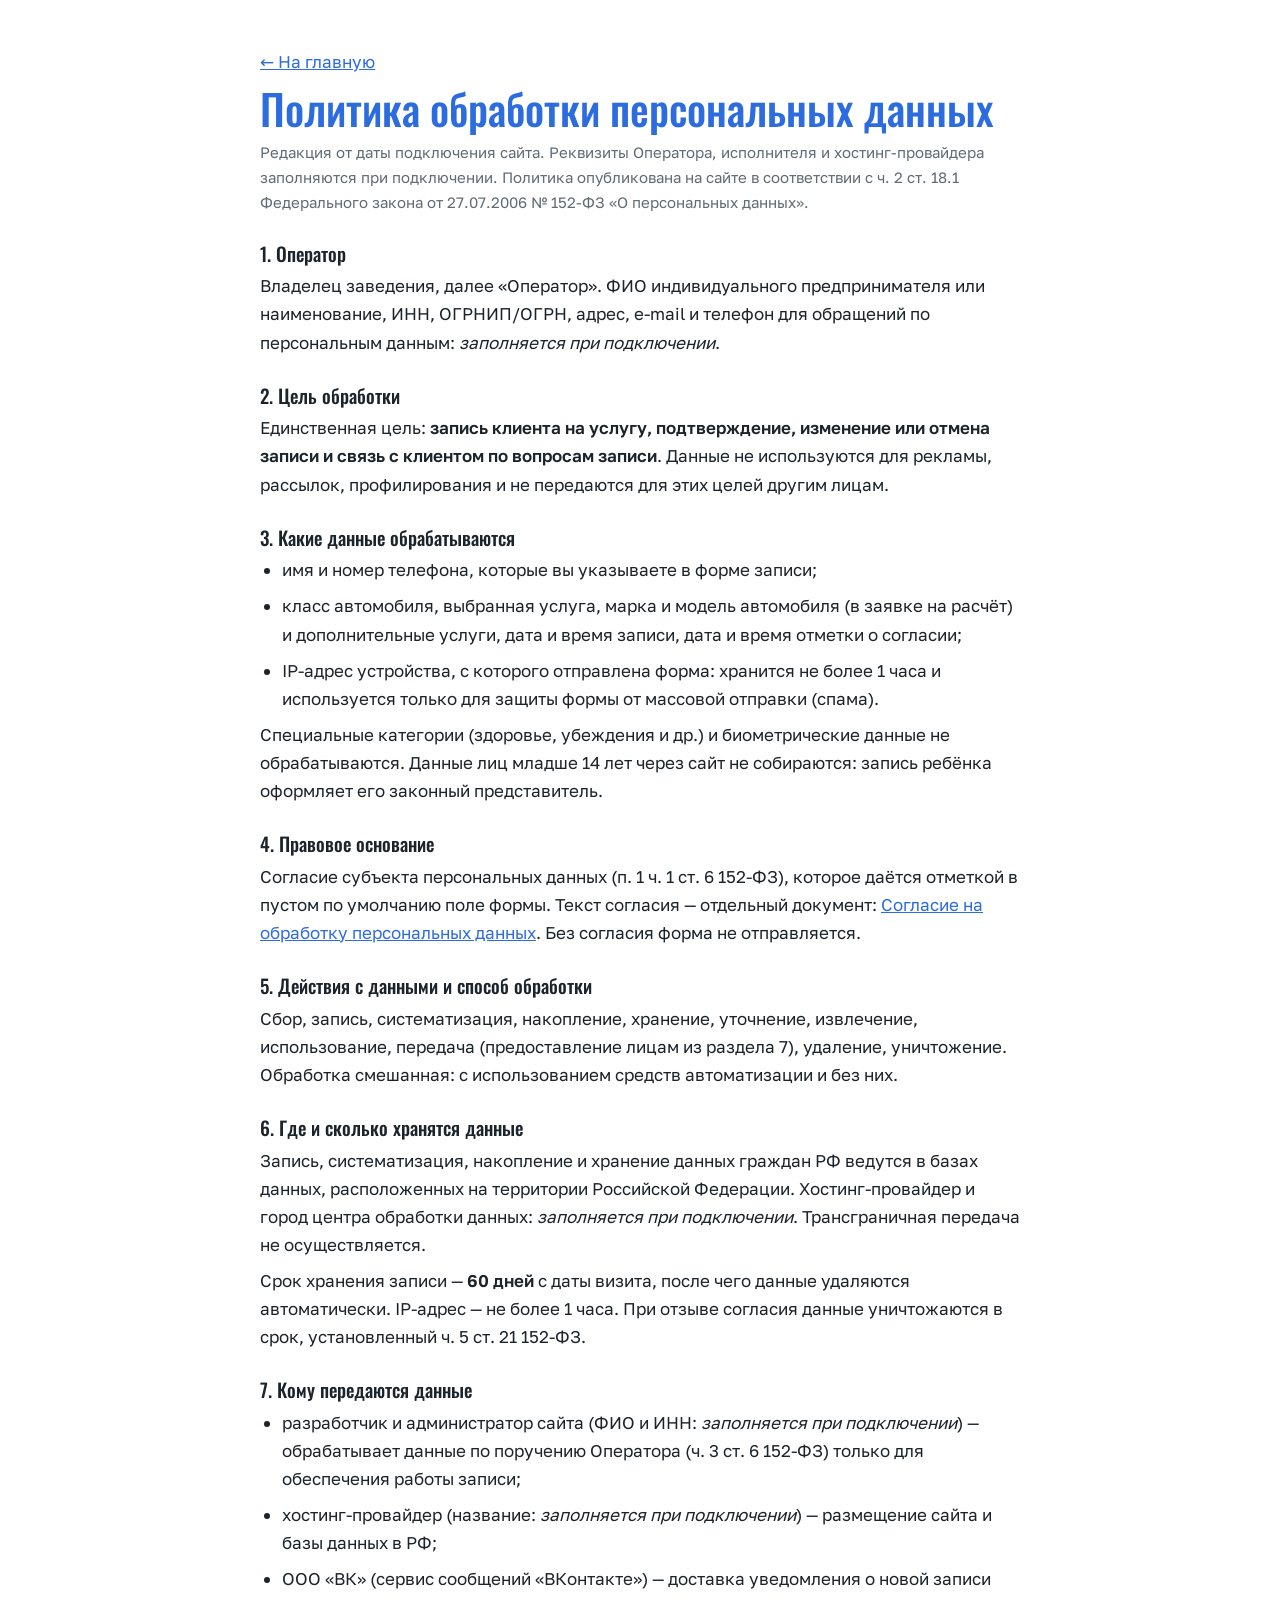
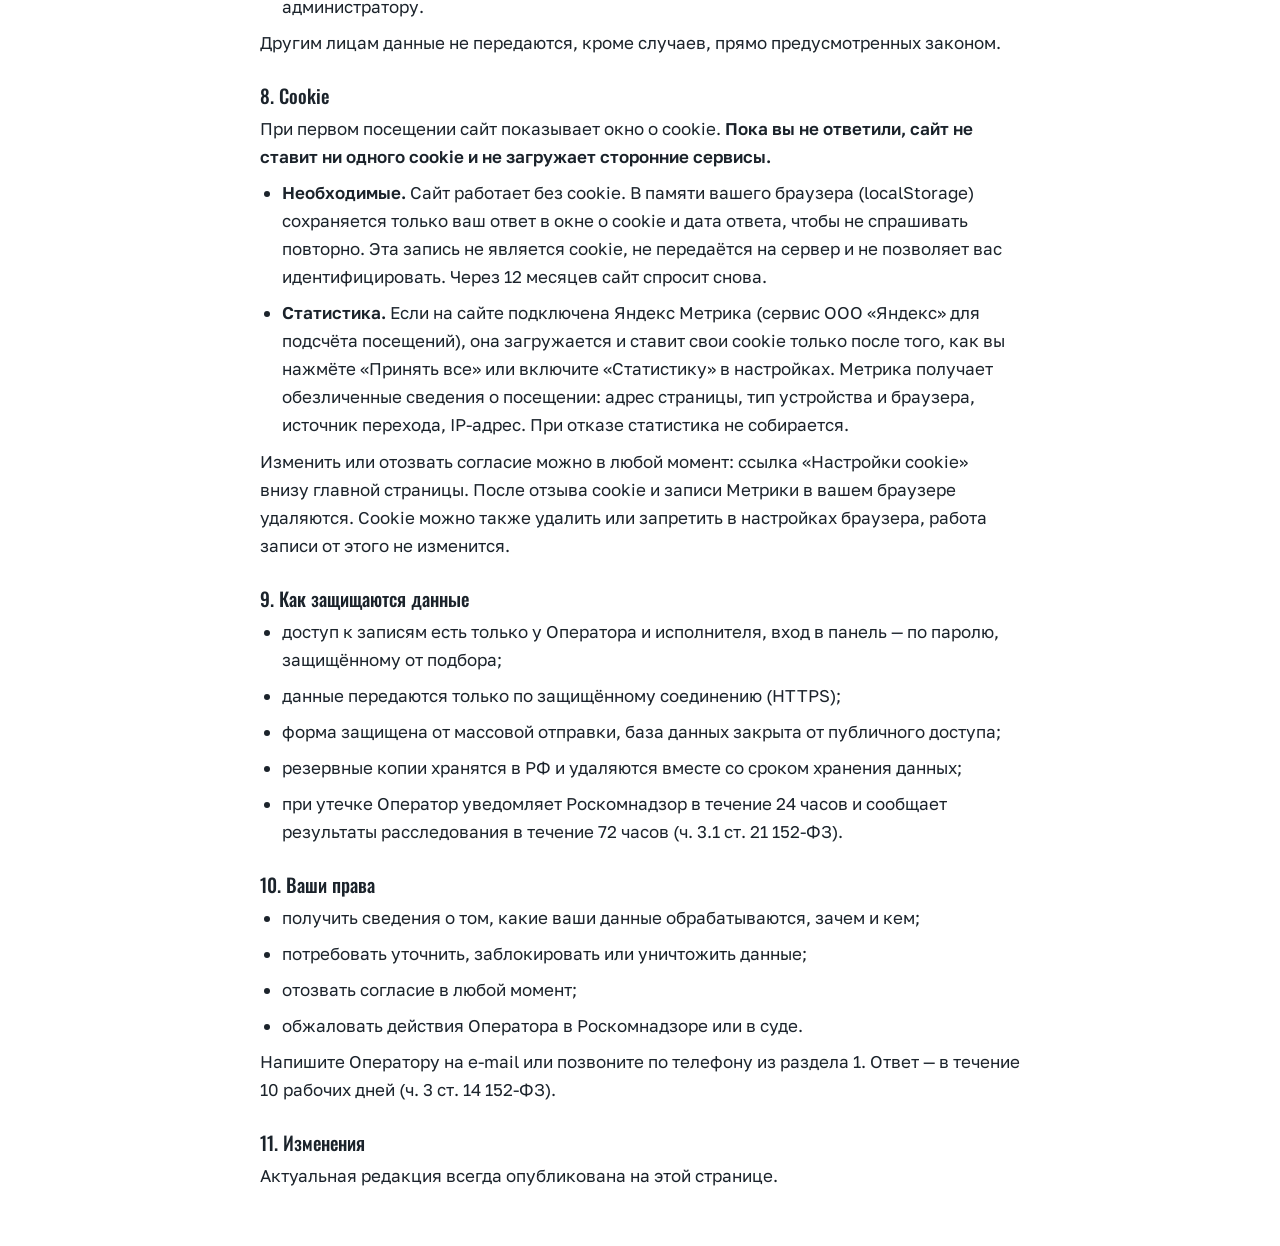
<file: privacy.html>
<!DOCTYPE html>
<html lang="ru">
<head>
<meta name="robots" content="noindex">
<meta charset="utf-8">
<meta name="viewport" content="width=device-width, initial-scale=1">
<title>Политика обработки персональных данных</title>
<link rel="icon" type="image/png" href="favicon.png">
<link rel="stylesheet" href="fonts/fonts.css">
<style>
:root{--bg:#ffffff;--ink:#1b232b;--muted:#5f6b75;--gold:#2d6cdf}
*{box-sizing:border-box;margin:0}
body{font-family:"Golos Text",system-ui,sans-serif;background:var(--bg);color:var(--ink);line-height:1.65;font-size:17px;padding:48px 24px}
main{max-width:760px;margin:0 auto}
h1,h2{font-family:Oswald,"Arial Narrow",sans-serif;font-weight:500;line-height:1.15}
h1{font-size:clamp(28px,6vw,42px);margin-bottom:8px;color:var(--gold)}
h2{font-size:19px;margin:28px 0 8px}
p,li{margin-bottom:8px}
ul{padding-left:22px}
a{color:var(--gold)}
:focus-visible{outline:2px solid var(--gold);outline-offset:3px}
.muted{color:var(--muted);font-size:15px}
</style>
</head>
<body>
<main>
<p><a href="index.html">← На главную</a></p>
<h1>Политика обработки персональных данных</h1>
<p class="muted">Редакция от даты подключения сайта. Реквизиты Оператора, исполнителя и хостинг-провайдера заполняются при подключении. Политика опубликована на сайте в соответствии с ч. 2 ст. 18.1 Федерального закона от 27.07.2006 № 152-ФЗ «О персональных данных».</p>

<h2>1. Оператор</h2>
<p>Владелец заведения, далее «Оператор». ФИО индивидуального предпринимателя или наименование, ИНН, ОГРНИП/ОГРН, адрес, e-mail и телефон для обращений по персональным данным: <i>заполняется при подключении</i>.</p>

<h2>2. Цель обработки</h2>
<p>Единственная цель: <b>запись клиента на услугу, подтверждение, изменение или отмена записи и связь с клиентом по вопросам записи</b>. Данные не используются для рекламы, рассылок, профилирования и не передаются для этих целей другим лицам.</p>

<h2>3. Какие данные обрабатываются</h2>
<ul>
<li>имя и номер телефона, которые вы указываете в форме записи;</li>
<li>класс автомобиля, выбранная услуга, марка и модель автомобиля (в заявке на расчёт) и дополнительные услуги, дата и время записи, дата и время отметки о согласии;</li>
<li>IP-адрес устройства, с которого отправлена форма: хранится не более 1 часа и используется только для защиты формы от массовой отправки (спама).</li>
</ul>
<p>Специальные категории (здоровье, убеждения и др.) и биометрические данные не обрабатываются. Данные лиц младше 14 лет через сайт не собираются: запись ребёнка оформляет его законный представитель.</p>

<h2>4. Правовое основание</h2>
<p>Согласие субъекта персональных данных (п. 1 ч. 1 ст. 6 152-ФЗ), которое даётся отметкой в пустом по умолчанию поле формы. Текст согласия — отдельный документ: <a href="soglasie.html">Согласие на обработку персональных данных</a>. Без согласия форма не отправляется.</p>

<h2>5. Действия с данными и способ обработки</h2>
<p>Сбор, запись, систематизация, накопление, хранение, уточнение, извлечение, использование, передача (предоставление лицам из раздела 7), удаление, уничтожение. Обработка смешанная: с использованием средств автоматизации и без них.</p>

<h2>6. Где и сколько хранятся данные</h2>
<p>Запись, систематизация, накопление и хранение данных граждан РФ ведутся в базах данных, расположенных на территории Российской Федерации. Хостинг-провайдер и город центра обработки данных: <i>заполняется при подключении</i>. Трансграничная передача не осуществляется.</p>
<p>Срок хранения записи — <b>60 дней</b> с даты визита, после чего данные удаляются автоматически. IP-адрес — не более 1 часа. При отзыве согласия данные уничтожаются в срок, установленный ч. 5 ст. 21 152-ФЗ.</p>

<h2>7. Кому передаются данные</h2>
<ul>
<li>разработчик и администратор сайта (ФИО и ИНН: <i>заполняется при подключении</i>) — обрабатывает данные по поручению Оператора (ч. 3 ст. 6 152-ФЗ) только для обеспечения работы записи;</li>
<li>хостинг-провайдер (название: <i>заполняется при подключении</i>) — размещение сайта и базы данных в РФ;</li>
<li>ООО «ВК» (сервис сообщений «ВКонтакте») — доставка уведомления о новой записи администратору.</li>
</ul>
<p>Другим лицам данные не передаются, кроме случаев, прямо предусмотренных законом.</p>

<h2 id="cookie">8. Cookie</h2>
<p>При первом посещении сайт показывает окно о cookie. <b>Пока вы не ответили, сайт не ставит ни одного cookie и не загружает сторонние сервисы.</b></p>
<ul>
<li><b>Необходимые.</b> Сайт работает без cookie. В памяти вашего браузера (localStorage) сохраняется только ваш ответ в окне о cookie и дата ответа, чтобы не спрашивать повторно. Эта запись не является cookie, не передаётся на сервер и не позволяет вас идентифицировать. Через 12 месяцев сайт спросит снова.</li>
<li><b>Статистика.</b> Если на сайте подключена Яндекс Метрика (сервис ООО «Яндекс» для подсчёта посещений), она загружается и ставит свои cookie только после того, как вы нажмёте «Принять все» или включите «Статистику» в настройках. Метрика получает обезличенные сведения о посещении: адрес страницы, тип устройства и браузера, источник перехода, IP-адрес. При отказе статистика не собирается.</li>
</ul>
<p>Изменить или отозвать согласие можно в любой момент: ссылка «Настройки cookie» внизу главной страницы. После отзыва cookie и записи Метрики в вашем браузере удаляются. Cookie можно также удалить или запретить в настройках браузера, работа записи от этого не изменится.</p>

<h2>9. Как защищаются данные</h2>
<ul>
<li>доступ к записям есть только у Оператора и исполнителя, вход в панель — по паролю, защищённому от подбора;</li>
<li>данные передаются только по защищённому соединению (HTTPS);</li>
<li>форма защищена от массовой отправки, база данных закрыта от публичного доступа;</li>
<li>резервные копии хранятся в РФ и удаляются вместе со сроком хранения данных;</li>
<li>при утечке Оператор уведомляет Роскомнадзор в течение 24 часов и сообщает результаты расследования в течение 72 часов (ч. 3.1 ст. 21 152-ФЗ).</li>
</ul>

<h2>10. Ваши права</h2>
<ul>
<li>получить сведения о том, какие ваши данные обрабатываются, зачем и кем;</li>
<li>потребовать уточнить, заблокировать или уничтожить данные;</li>
<li>отозвать согласие в любой момент;</li>
<li>обжаловать действия Оператора в Роскомнадзоре или в суде.</li>
</ul>
<p>Напишите Оператору на e-mail или позвоните по телефону из раздела 1. Ответ — в течение 10 рабочих дней (ч. 3 ст. 14 152-ФЗ).</p>

<h2>11. Изменения</h2>
<p>Актуальная редакция всегда опубликована на этой странице.</p>
</main>
</body>
</html>
</file>
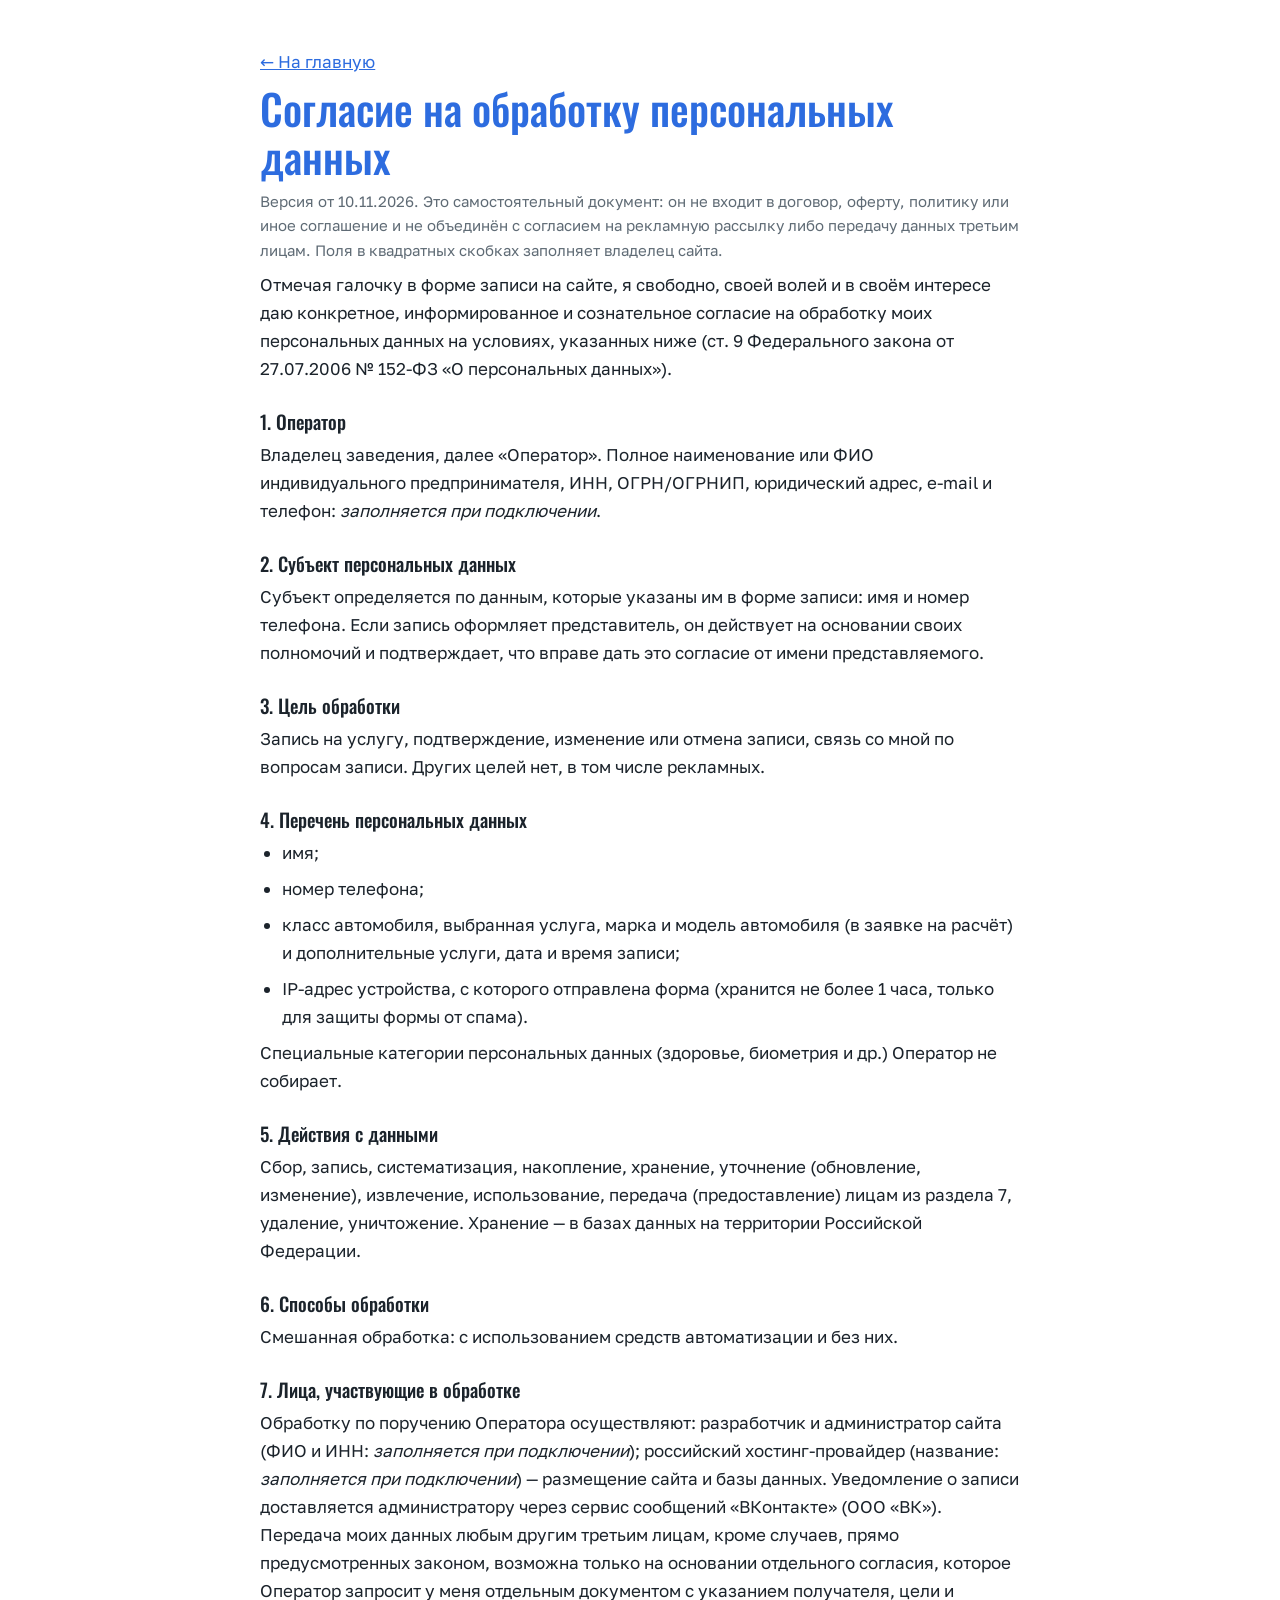
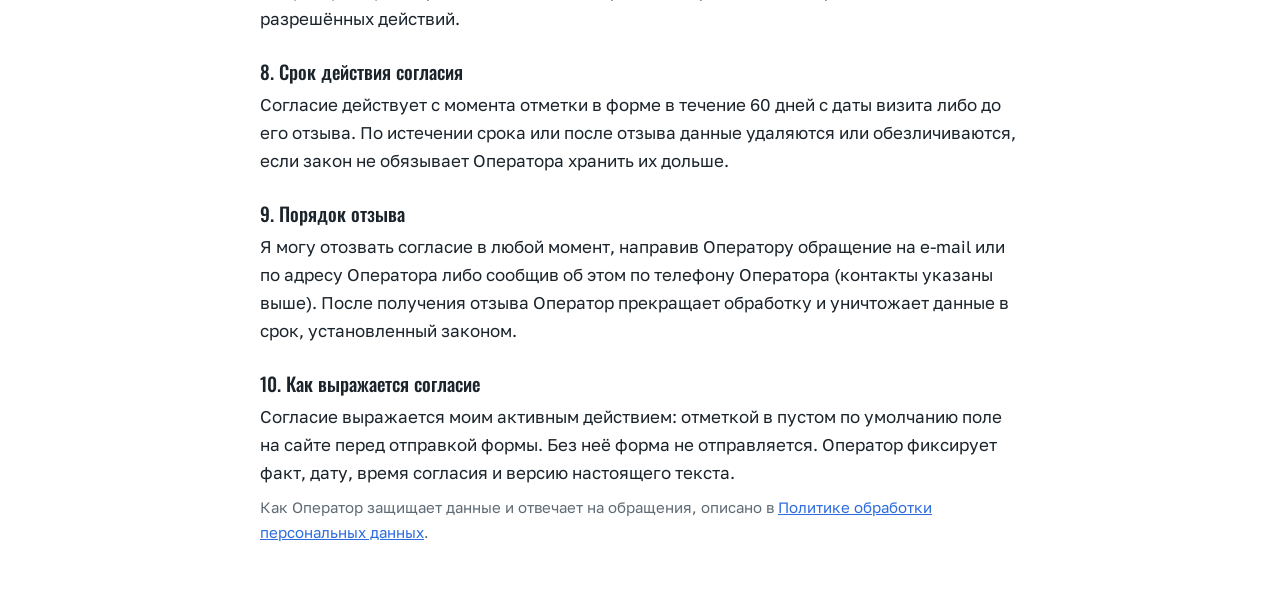
<file: soglasie.html>
<!DOCTYPE html>
<html lang="ru">
<head>
<meta name="robots" content="noindex">
<meta charset="utf-8">
<meta name="viewport" content="width=device-width, initial-scale=1">
<title>Согласие на обработку персональных данных</title>
<link rel="icon" type="image/png" href="favicon.png">
<link rel="stylesheet" href="fonts/fonts.css">
<style>
:root{--bg:#ffffff;--ink:#1b232b;--muted:#5f6b75;--gold:#2d6cdf}
*{box-sizing:border-box;margin:0}
body{font-family:"Golos Text",system-ui,sans-serif;background:var(--bg);color:var(--ink);line-height:1.65;font-size:17px;padding:48px 24px}
main{max-width:760px;margin:0 auto}
h1,h2{font-family:Oswald,"Arial Narrow",sans-serif;font-weight:500;line-height:1.15}
h1{font-size:clamp(28px,6vw,42px);margin-bottom:8px;color:var(--gold)}
h2{font-size:19px;margin:28px 0 8px}
p,li{margin-bottom:8px}
ul{padding-left:22px}
a{color:var(--gold)}
:focus-visible{outline:2px solid var(--gold);outline-offset:3px}
.muted{color:var(--muted);font-size:15px}
</style>
</head>
<body>
<main>
<p><a href="index.html">← На главную</a></p>
<h1>Согласие на обработку персональных данных</h1>
<p class="muted">Версия от 10.11.2026. Это самостоятельный документ: он не входит в договор, оферту, политику или иное соглашение и не объединён с согласием на рекламную рассылку либо передачу данных третьим лицам. Поля в квадратных скобках заполняет владелец сайта.</p>

<p>Отмечая галочку в форме записи на сайте, я свободно, своей волей и в своём интересе даю конкретное, информированное и сознательное согласие на обработку моих персональных данных на условиях, указанных ниже (ст. 9 Федерального закона от 27.07.2006 № 152-ФЗ «О персональных данных»).</p>

<h2>1. Оператор</h2>
<p>Владелец заведения, далее «Оператор». Полное наименование или ФИО индивидуального предпринимателя, ИНН, ОГРН/ОГРНИП, юридический адрес, e-mail и телефон: <i>заполняется при подключении</i>.</p>

<h2>2. Субъект персональных данных</h2>
<p>Субъект определяется по данным, которые указаны им в форме записи: имя и номер телефона. Если запись оформляет представитель, он действует на основании своих полномочий и подтверждает, что вправе дать это согласие от имени представляемого.</p>

<h2>3. Цель обработки</h2>
<p>Запись на услугу, подтверждение, изменение или отмена записи, связь со мной по вопросам записи. Других целей нет, в том числе рекламных.</p>

<h2>4. Перечень персональных данных</h2>
<ul>
<li>имя;</li>
<li>номер телефона;</li>
<li>класс автомобиля, выбранная услуга, марка и модель автомобиля (в заявке на расчёт) и дополнительные услуги, дата и время записи;</li>
<li>IP-адрес устройства, с которого отправлена форма (хранится не более 1 часа, только для защиты формы от спама).</li>
</ul>
<p>Специальные категории персональных данных (здоровье, биометрия и др.) Оператор не собирает.</p>

<h2>5. Действия с данными</h2>
<p>Сбор, запись, систематизация, накопление, хранение, уточнение (обновление, изменение), извлечение, использование, передача (предоставление) лицам из раздела 7, удаление, уничтожение. Хранение — в базах данных на территории Российской Федерации.</p>

<h2>6. Способы обработки</h2>
<p>Смешанная обработка: с использованием средств автоматизации и без них.</p>

<h2>7. Лица, участвующие в обработке</h2>
<p>Обработку по поручению Оператора осуществляют: разработчик и администратор сайта (ФИО и ИНН: <i>заполняется при подключении</i>); российский хостинг-провайдер (название: <i>заполняется при подключении</i>) — размещение сайта и базы данных. Уведомление о записи доставляется администратору через сервис сообщений «ВКонтакте» (ООО «ВК»). Передача моих данных любым другим третьим лицам, кроме случаев, прямо предусмотренных законом, возможна только на основании отдельного согласия, которое Оператор запросит у меня отдельным документом с указанием получателя, цели и разрешённых действий.</p>

<h2>8. Срок действия согласия</h2>
<p>Согласие действует с момента отметки в форме в течение 60 дней с даты визита либо до его отзыва. По истечении срока или после отзыва данные удаляются или обезличиваются, если закон не обязывает Оператора хранить их дольше.</p>

<h2>9. Порядок отзыва</h2>
<p>Я могу отозвать согласие в любой момент, направив Оператору обращение на e-mail или по адресу Оператора либо сообщив об этом по телефону Оператора (контакты указаны выше). После получения отзыва Оператор прекращает обработку и уничтожает данные в срок, установленный законом.</p>

<h2>10. Как выражается согласие</h2>
<p>Согласие выражается моим активным действием: отметкой в пустом по умолчанию поле на сайте перед отправкой формы. Без неё форма не отправляется. Оператор фиксирует факт, дату, время согласия и версию настоящего текста.</p>

<p class="muted">Как Оператор защищает данные и отвечает на обращения, описано в <a href="privacy.html">Политике обработки персональных данных</a>.</p>
</main>
</body>
</html>
</file>
<file: fonts/fonts.css>
/* Шрифты лежат на самом сайте, а не грузятся с Google Fonts: так IP посетителей не уходит за рубеж (152-ФЗ). Лицензия SIL OFL 1.1, тексты рядом. */
@font-face{font-family:'Playfair Display';font-style:normal;font-weight:600 700;font-display:swap;src:url(PlayfairDisplay-cyrillic-600.woff2) format('woff2');unicode-range:U+0301, U+0400-045F, U+0490-0491, U+04B0-04B1, U+2116}
@font-face{font-family:'Playfair Display';font-style:normal;font-weight:600 700;font-display:swap;src:url(PlayfairDisplay-latin-600.woff2) format('woff2');unicode-range:U+0000-00FF, U+0131, U+0152-0153, U+02BB-02BC, U+02C6, U+02DA, U+02DC, U+0304, U+0308, U+0329, U+2000-206F, U+20AC, U+2122, U+2191, U+2193, U+2212, U+2215, U+FEFF, U+FFFD}
@font-face{font-family:'Manrope';font-style:normal;font-weight:400 700;font-display:swap;src:url(Manrope-cyrillic.woff2) format('woff2');unicode-range:U+0301, U+0400-045F, U+0490-0491, U+04B0-04B1, U+2116}
@font-face{font-family:'Manrope';font-style:normal;font-weight:400 700;font-display:swap;src:url(Manrope-latin.woff2) format('woff2');unicode-range:U+0000-00FF, U+0131, U+0152-0153, U+02BB-02BC, U+02C6, U+02DA, U+02DC, U+0304, U+0308, U+0329, U+2000-206F, U+20AC, U+2122, U+2191, U+2193, U+2212, U+2215, U+FEFF, U+FFFD}
@font-face{font-family:'Golos Text';font-style:normal;font-weight:400 600;font-display:swap;src:url(GolosText-cyrillic-400.woff2) format('woff2');unicode-range:U+0301, U+0400-045F, U+0490-0491, U+04B0-04B1, U+2116}
@font-face{font-family:'Golos Text';font-style:normal;font-weight:400 600;font-display:swap;src:url(GolosText-latin-400.woff2) format('woff2');unicode-range:U+0000-00FF, U+0131, U+0152-0153, U+02BB-02BC, U+02C6, U+02DA, U+02DC, U+0304, U+0308, U+0329, U+2000-206F, U+20AC, U+2122, U+2191, U+2193, U+2212, U+2215, U+FEFF, U+FFFD}
@font-face{font-family:'Oswald';font-style:normal;font-weight:500 700;font-display:swap;src:url(Oswald-cyrillic-500.woff2) format('woff2');unicode-range:U+0301, U+0400-045F, U+0490-0491, U+04B0-04B1, U+2116}
@font-face{font-family:'Oswald';font-style:normal;font-weight:500 700;font-display:swap;src:url(Oswald-latin-500.woff2) format('woff2');unicode-range:U+0000-00FF, U+0131, U+0152-0153, U+02BB-02BC, U+02C6, U+02DA, U+02DC, U+0304, U+0308, U+0329, U+2000-206F, U+20AC, U+2122, U+2191, U+2193, U+2212, U+2215, U+FEFF, U+FFFD}
</file>
